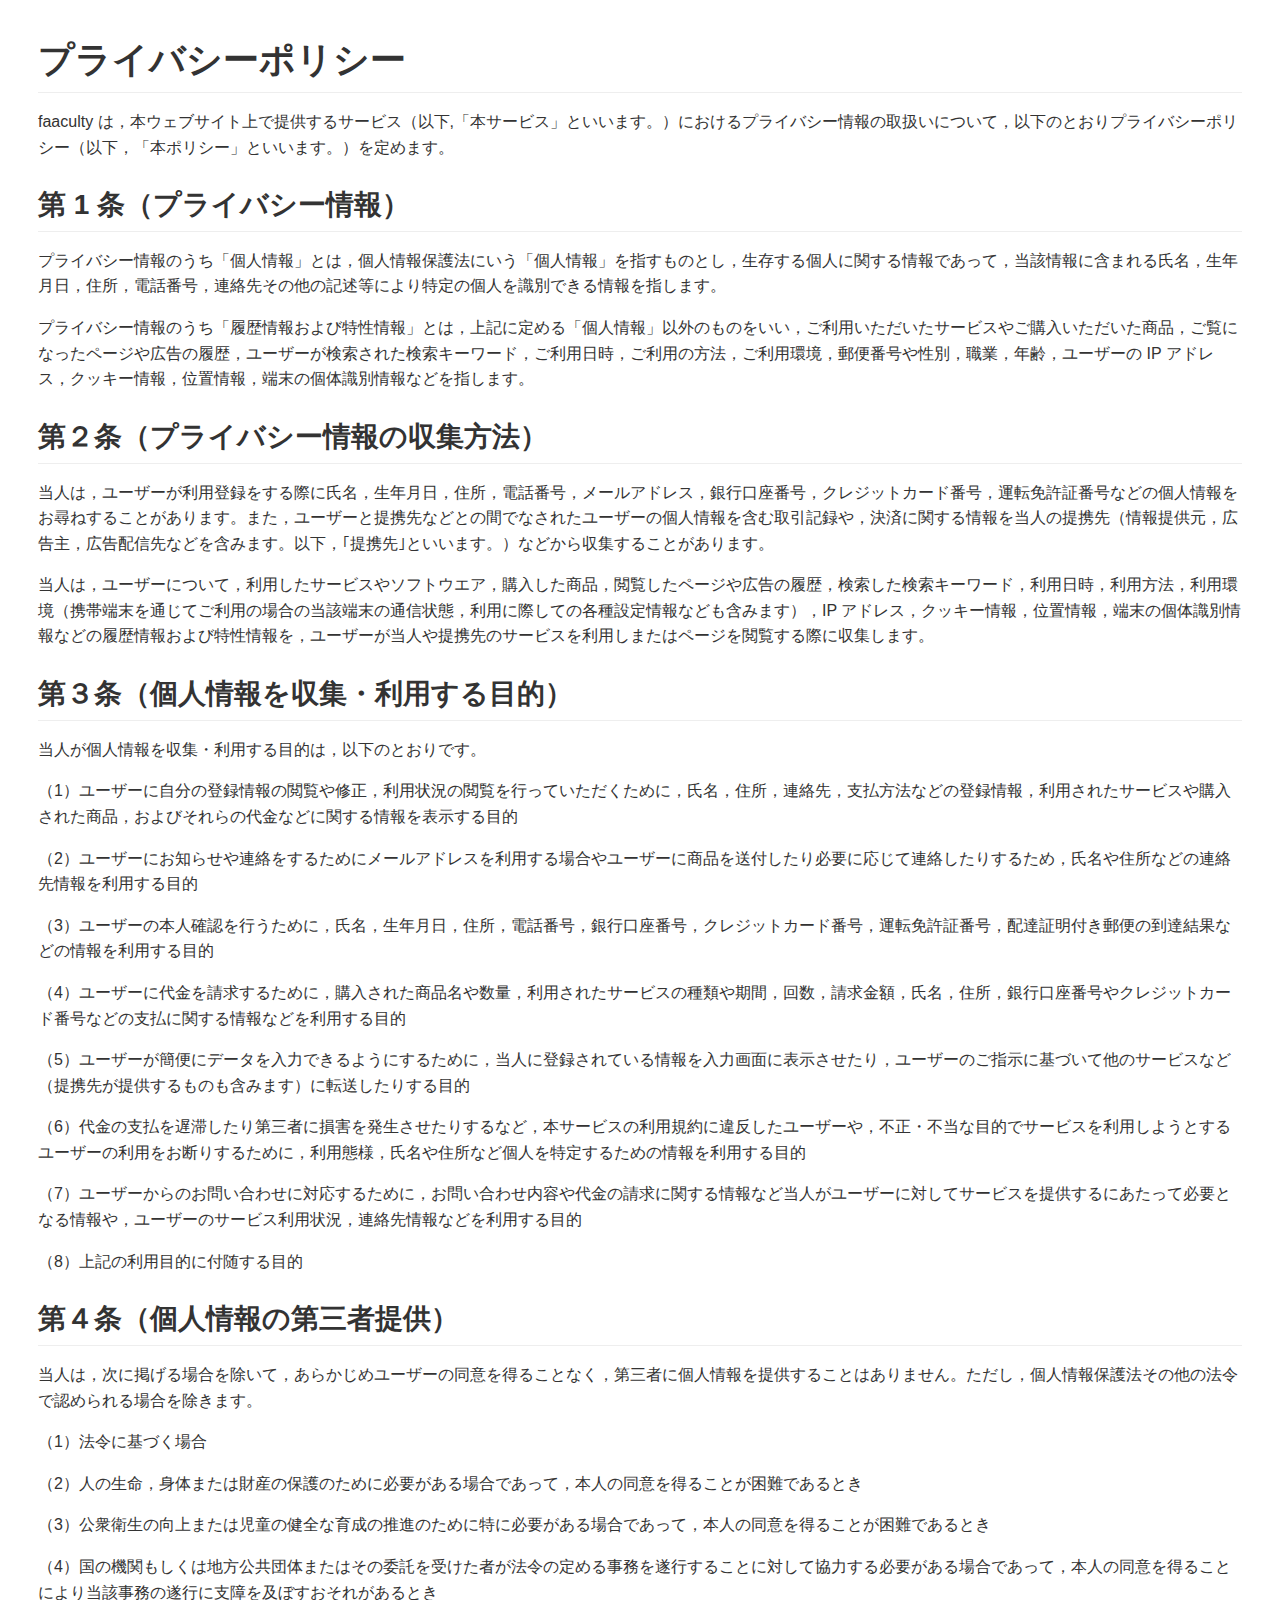
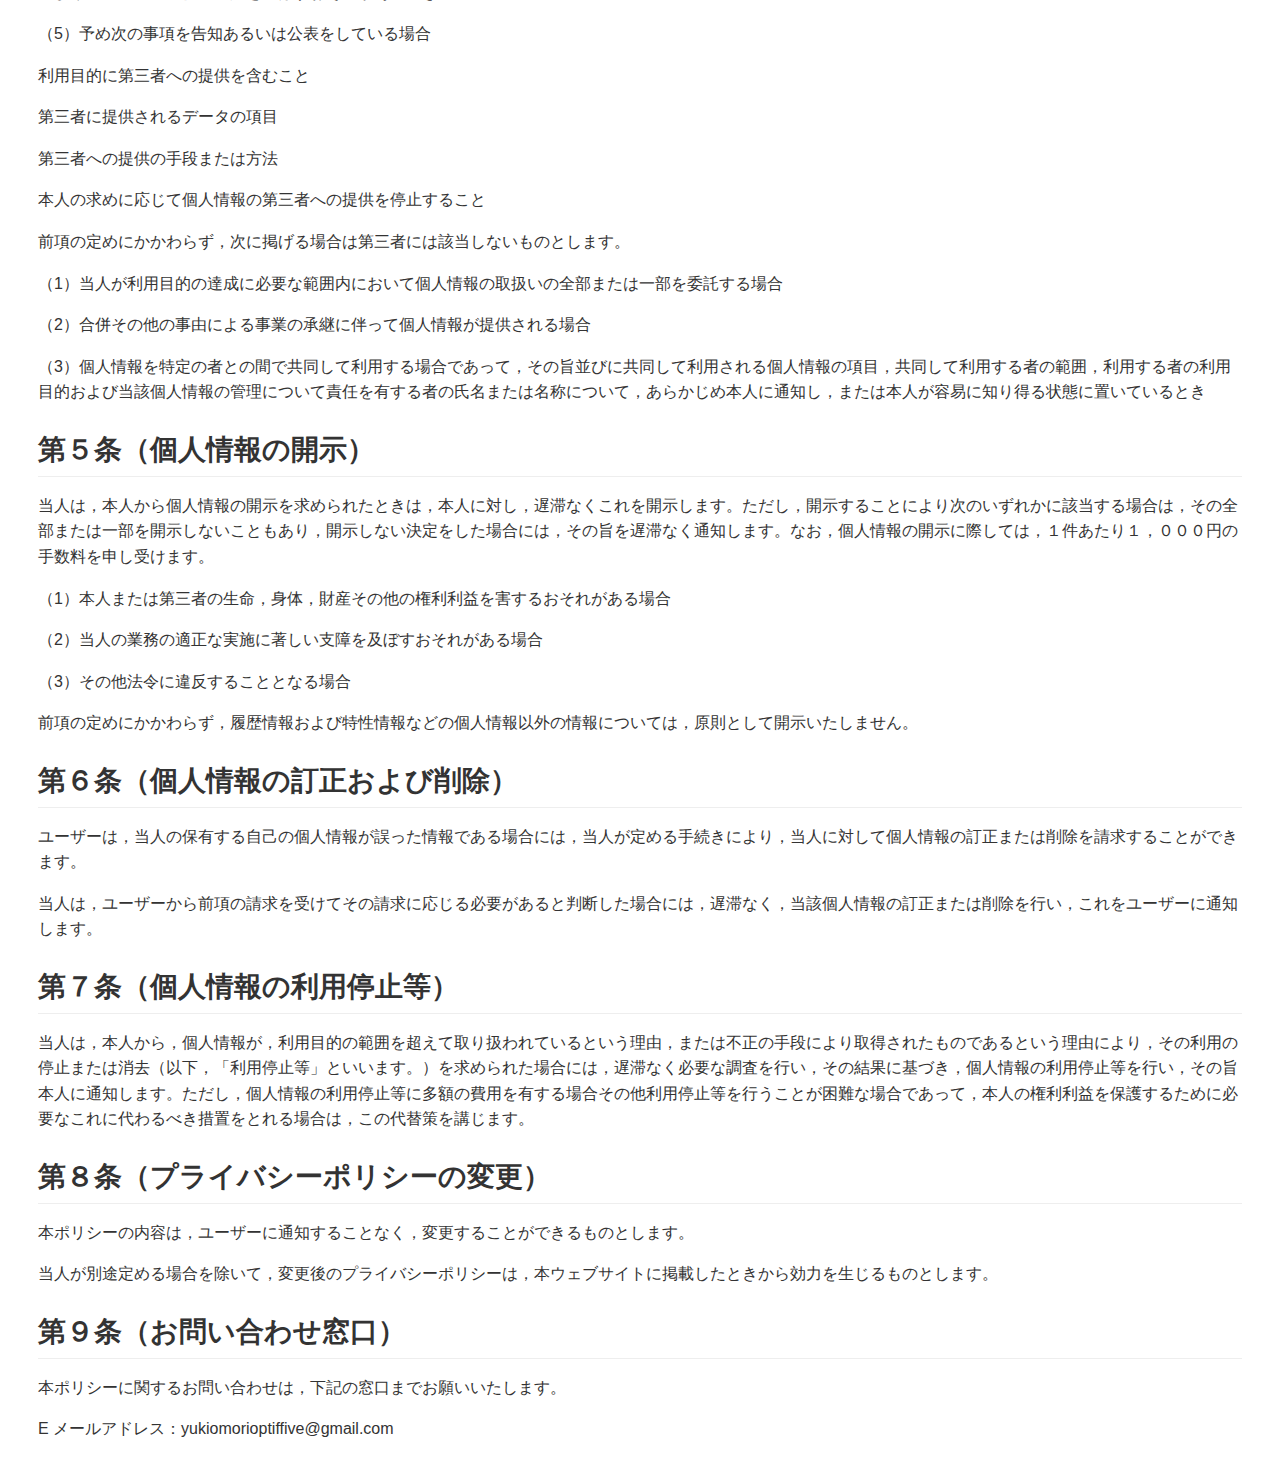
<file: works/faaculty/privacy-policy.html>
<!DOCTYPE html>
<html>
  <head>
      <meta charset="utf-8" />
      <title>privacy-policy</title>
      <style>.markdown-preview:not([data-use-github-style]) { padding: 2em; font-size: 1.2em; color: rgb(171, 178, 191); background-color: rgb(40, 44, 52); overflow: auto; }
.markdown-preview:not([data-use-github-style]) > :first-child { margin-top: 0px; }
.markdown-preview:not([data-use-github-style]) h1, .markdown-preview:not([data-use-github-style]) h2, .markdown-preview:not([data-use-github-style]) h3, .markdown-preview:not([data-use-github-style]) h4, .markdown-preview:not([data-use-github-style]) h5, .markdown-preview:not([data-use-github-style]) h6 { line-height: 1.2; margin-top: 1.5em; margin-bottom: 0.5em; color: rgb(255, 255, 255); }
.markdown-preview:not([data-use-github-style]) h1 { font-size: 2.4em; font-weight: 300; }
.markdown-preview:not([data-use-github-style]) h2 { font-size: 1.8em; font-weight: 400; }
.markdown-preview:not([data-use-github-style]) h3 { font-size: 1.5em; font-weight: 500; }
.markdown-preview:not([data-use-github-style]) h4 { font-size: 1.2em; font-weight: 600; }
.markdown-preview:not([data-use-github-style]) h5 { font-size: 1.1em; font-weight: 600; }
.markdown-preview:not([data-use-github-style]) h6 { font-size: 1em; font-weight: 600; }
.markdown-preview:not([data-use-github-style]) strong { color: rgb(255, 255, 255); }
.markdown-preview:not([data-use-github-style]) del { color: rgb(124, 135, 156); }
.markdown-preview:not([data-use-github-style]) a, .markdown-preview:not([data-use-github-style]) a code { color: rgb(82, 139, 255); }
.markdown-preview:not([data-use-github-style]) img { max-width: 100%; }
.markdown-preview:not([data-use-github-style]) > p { margin-top: 0px; margin-bottom: 1.5em; }
.markdown-preview:not([data-use-github-style]) > ul, .markdown-preview:not([data-use-github-style]) > ol { margin-bottom: 1.5em; }
.markdown-preview:not([data-use-github-style]) blockquote { margin: 1.5em 0px; font-size: inherit; color: rgb(124, 135, 156); border-color: rgb(75, 83, 98); border-width: 4px; }
.markdown-preview:not([data-use-github-style]) hr { margin: 3em 0px; border-top: 2px dashed rgb(75, 83, 98); background: none; }
.markdown-preview:not([data-use-github-style]) table { margin: 1.5em 0px; }
.markdown-preview:not([data-use-github-style]) th { color: rgb(255, 255, 255); }
.markdown-preview:not([data-use-github-style]) th, .markdown-preview:not([data-use-github-style]) td { padding: 0.66em 1em; border: 1px solid rgb(75, 83, 98); }
.markdown-preview:not([data-use-github-style]) code { color: rgb(255, 255, 255); background-color: rgb(58, 63, 75); }
.markdown-preview:not([data-use-github-style]) pre.editor-colors { margin: 1.5em 0px; padding: 1em; font-size: 0.92em; border-radius: 3px; background-color: rgb(49, 54, 63); }
.markdown-preview:not([data-use-github-style]) kbd { color: rgb(255, 255, 255); border-width: 1px 1px 2px; border-style: solid; border-color: rgb(75, 83, 98) rgb(75, 83, 98) rgb(62, 68, 81); border-image: initial; background-color: rgb(58, 63, 75); }
.markdown-preview[data-use-github-style] { font-family: "Helvetica Neue", Helvetica, "Segoe UI", Arial, freesans, sans-serif; line-height: 1.6; word-wrap: break-word; padding: 30px; font-size: 16px; color: rgb(51, 51, 51); background-color: rgb(255, 255, 255); overflow: scroll; }
.markdown-preview[data-use-github-style] > :first-child { margin-top: 0px !important; }
.markdown-preview[data-use-github-style] > :last-child { margin-bottom: 0px !important; }
.markdown-preview[data-use-github-style] a:not([href]) { color: inherit; text-decoration: none; }
.markdown-preview[data-use-github-style] .absent { color: rgb(204, 0, 0); }
.markdown-preview[data-use-github-style] .anchor { position: absolute; top: 0px; left: 0px; display: block; padding-right: 6px; padding-left: 30px; margin-left: -30px; }
.markdown-preview[data-use-github-style] .anchor:focus { outline: none; }
.markdown-preview[data-use-github-style] h1, .markdown-preview[data-use-github-style] h2, .markdown-preview[data-use-github-style] h3, .markdown-preview[data-use-github-style] h4, .markdown-preview[data-use-github-style] h5, .markdown-preview[data-use-github-style] h6 { position: relative; margin-top: 1em; margin-bottom: 16px; font-weight: bold; line-height: 1.4; }
.markdown-preview[data-use-github-style] h1 .octicon-link, .markdown-preview[data-use-github-style] h2 .octicon-link, .markdown-preview[data-use-github-style] h3 .octicon-link, .markdown-preview[data-use-github-style] h4 .octicon-link, .markdown-preview[data-use-github-style] h5 .octicon-link, .markdown-preview[data-use-github-style] h6 .octicon-link { display: none; color: rgb(0, 0, 0); vertical-align: middle; }
.markdown-preview[data-use-github-style] h1:hover .anchor, .markdown-preview[data-use-github-style] h2:hover .anchor, .markdown-preview[data-use-github-style] h3:hover .anchor, .markdown-preview[data-use-github-style] h4:hover .anchor, .markdown-preview[data-use-github-style] h5:hover .anchor, .markdown-preview[data-use-github-style] h6:hover .anchor { padding-left: 8px; margin-left: -30px; text-decoration: none; }
.markdown-preview[data-use-github-style] h1:hover .anchor .octicon-link, .markdown-preview[data-use-github-style] h2:hover .anchor .octicon-link, .markdown-preview[data-use-github-style] h3:hover .anchor .octicon-link, .markdown-preview[data-use-github-style] h4:hover .anchor .octicon-link, .markdown-preview[data-use-github-style] h5:hover .anchor .octicon-link, .markdown-preview[data-use-github-style] h6:hover .anchor .octicon-link { display: inline-block; }
.markdown-preview[data-use-github-style] h1 tt, .markdown-preview[data-use-github-style] h2 tt, .markdown-preview[data-use-github-style] h3 tt, .markdown-preview[data-use-github-style] h4 tt, .markdown-preview[data-use-github-style] h5 tt, .markdown-preview[data-use-github-style] h6 tt, .markdown-preview[data-use-github-style] h1 code, .markdown-preview[data-use-github-style] h2 code, .markdown-preview[data-use-github-style] h3 code, .markdown-preview[data-use-github-style] h4 code, .markdown-preview[data-use-github-style] h5 code, .markdown-preview[data-use-github-style] h6 code { font-size: inherit; }
.markdown-preview[data-use-github-style] h1 { padding-bottom: 0.3em; font-size: 2.25em; line-height: 1.2; border-bottom: 1px solid rgb(238, 238, 238); }
.markdown-preview[data-use-github-style] h1 .anchor { line-height: 1; }
.markdown-preview[data-use-github-style] h2 { padding-bottom: 0.3em; font-size: 1.75em; line-height: 1.225; border-bottom: 1px solid rgb(238, 238, 238); }
.markdown-preview[data-use-github-style] h2 .anchor { line-height: 1; }
.markdown-preview[data-use-github-style] h3 { font-size: 1.5em; line-height: 1.43; }
.markdown-preview[data-use-github-style] h3 .anchor { line-height: 1.2; }
.markdown-preview[data-use-github-style] h4 { font-size: 1.25em; }
.markdown-preview[data-use-github-style] h4 .anchor { line-height: 1.2; }
.markdown-preview[data-use-github-style] h5 { font-size: 1em; }
.markdown-preview[data-use-github-style] h5 .anchor { line-height: 1.1; }
.markdown-preview[data-use-github-style] h6 { font-size: 1em; color: rgb(119, 119, 119); }
.markdown-preview[data-use-github-style] h6 .anchor { line-height: 1.1; }
.markdown-preview[data-use-github-style] p, .markdown-preview[data-use-github-style] blockquote, .markdown-preview[data-use-github-style] ul, .markdown-preview[data-use-github-style] ol, .markdown-preview[data-use-github-style] dl, .markdown-preview[data-use-github-style] table, .markdown-preview[data-use-github-style] pre { margin-top: 0px; margin-bottom: 16px; }
.markdown-preview[data-use-github-style] hr { height: 4px; padding: 0px; margin: 16px 0px; background-color: rgb(231, 231, 231); border: 0px none; }
.markdown-preview[data-use-github-style] ul, .markdown-preview[data-use-github-style] ol { padding-left: 2em; }
.markdown-preview[data-use-github-style] ul.no-list, .markdown-preview[data-use-github-style] ol.no-list { padding: 0px; list-style-type: none; }
.markdown-preview[data-use-github-style] ul ul, .markdown-preview[data-use-github-style] ul ol, .markdown-preview[data-use-github-style] ol ol, .markdown-preview[data-use-github-style] ol ul { margin-top: 0px; margin-bottom: 0px; }
.markdown-preview[data-use-github-style] li > p { margin-top: 16px; }
.markdown-preview[data-use-github-style] dl { padding: 0px; }
.markdown-preview[data-use-github-style] dl dt { padding: 0px; margin-top: 16px; font-size: 1em; font-style: italic; font-weight: bold; }
.markdown-preview[data-use-github-style] dl dd { padding: 0px 16px; margin-bottom: 16px; }
.markdown-preview[data-use-github-style] blockquote { padding: 0px 15px; color: rgb(119, 119, 119); border-left: 4px solid rgb(221, 221, 221); }
.markdown-preview[data-use-github-style] blockquote > :first-child { margin-top: 0px; }
.markdown-preview[data-use-github-style] blockquote > :last-child { margin-bottom: 0px; }
.markdown-preview[data-use-github-style] table { display: block; width: 100%; overflow: auto; word-break: keep-all; }
.markdown-preview[data-use-github-style] table th { font-weight: bold; }
.markdown-preview[data-use-github-style] table th, .markdown-preview[data-use-github-style] table td { padding: 6px 13px; border: 1px solid rgb(221, 221, 221); }
.markdown-preview[data-use-github-style] table tr { background-color: rgb(255, 255, 255); border-top: 1px solid rgb(204, 204, 204); }
.markdown-preview[data-use-github-style] table tr:nth-child(2n) { background-color: rgb(248, 248, 248); }
.markdown-preview[data-use-github-style] img { max-width: 100%; box-sizing: border-box; }
.markdown-preview[data-use-github-style] .emoji { max-width: none; }
.markdown-preview[data-use-github-style] span.frame { display: block; overflow: hidden; }
.markdown-preview[data-use-github-style] span.frame > span { display: block; float: left; width: auto; padding: 7px; margin: 13px 0px 0px; overflow: hidden; border: 1px solid rgb(221, 221, 221); }
.markdown-preview[data-use-github-style] span.frame span img { display: block; float: left; }
.markdown-preview[data-use-github-style] span.frame span span { display: block; padding: 5px 0px 0px; clear: both; color: rgb(51, 51, 51); }
.markdown-preview[data-use-github-style] span.align-center { display: block; overflow: hidden; clear: both; }
.markdown-preview[data-use-github-style] span.align-center > span { display: block; margin: 13px auto 0px; overflow: hidden; text-align: center; }
.markdown-preview[data-use-github-style] span.align-center span img { margin: 0px auto; text-align: center; }
.markdown-preview[data-use-github-style] span.align-right { display: block; overflow: hidden; clear: both; }
.markdown-preview[data-use-github-style] span.align-right > span { display: block; margin: 13px 0px 0px; overflow: hidden; text-align: right; }
.markdown-preview[data-use-github-style] span.align-right span img { margin: 0px; text-align: right; }
.markdown-preview[data-use-github-style] span.float-left { display: block; float: left; margin-right: 13px; overflow: hidden; }
.markdown-preview[data-use-github-style] span.float-left span { margin: 13px 0px 0px; }
.markdown-preview[data-use-github-style] span.float-right { display: block; float: right; margin-left: 13px; overflow: hidden; }
.markdown-preview[data-use-github-style] span.float-right > span { display: block; margin: 13px auto 0px; overflow: hidden; text-align: right; }
.markdown-preview[data-use-github-style] code, .markdown-preview[data-use-github-style] tt { padding: 0.2em 0px; margin: 0px; font-size: 85%; background-color: rgba(0, 0, 0, 0.0392157); border-radius: 3px; }
.markdown-preview[data-use-github-style] code::before, .markdown-preview[data-use-github-style] tt::before, .markdown-preview[data-use-github-style] code::after, .markdown-preview[data-use-github-style] tt::after { letter-spacing: -0.2em; content: " "; }
.markdown-preview[data-use-github-style] code br, .markdown-preview[data-use-github-style] tt br { display: none; }
.markdown-preview[data-use-github-style] del code { text-decoration: inherit; }
.markdown-preview[data-use-github-style] pre > code { padding: 0px; margin: 0px; font-size: 100%; word-break: normal; white-space: pre; background: transparent; border: 0px; }
.markdown-preview[data-use-github-style] .highlight { margin-bottom: 16px; }
.markdown-preview[data-use-github-style] .highlight pre, .markdown-preview[data-use-github-style] pre { padding: 16px; overflow: auto; font-size: 85%; line-height: 1.45; background-color: rgb(247, 247, 247); border-radius: 3px; }
.markdown-preview[data-use-github-style] .highlight pre { margin-bottom: 0px; word-break: normal; }
.markdown-preview[data-use-github-style] pre { word-wrap: normal; }
.markdown-preview[data-use-github-style] pre code, .markdown-preview[data-use-github-style] pre tt { display: inline; max-width: initial; padding: 0px; margin: 0px; overflow: initial; line-height: inherit; word-wrap: normal; background-color: transparent; border: 0px; }
.markdown-preview[data-use-github-style] pre code::before, .markdown-preview[data-use-github-style] pre tt::before, .markdown-preview[data-use-github-style] pre code::after, .markdown-preview[data-use-github-style] pre tt::after { content: normal; }
.markdown-preview[data-use-github-style] kbd { display: inline-block; padding: 3px 5px; font-size: 11px; line-height: 10px; color: rgb(85, 85, 85); vertical-align: middle; background-color: rgb(252, 252, 252); border-width: 1px; border-style: solid; border-color: rgb(204, 204, 204) rgb(204, 204, 204) rgb(187, 187, 187); border-image: initial; border-radius: 3px; box-shadow: rgb(187, 187, 187) 0px -1px 0px inset; }
.markdown-preview[data-use-github-style] a { color: rgb(51, 122, 183); }
.markdown-preview[data-use-github-style] code { color: inherit; }
.markdown-preview[data-use-github-style] pre.editor-colors { padding: 0.8em 1em; margin-bottom: 1em; font-size: 0.85em; border-radius: 4px; overflow: auto; }
.scrollbars-visible-always .markdown-preview pre.editor-colors .vertical-scrollbar, .scrollbars-visible-always .markdown-preview pre.editor-colors .horizontal-scrollbar { visibility: hidden; }
.scrollbars-visible-always .markdown-preview pre.editor-colors:hover .vertical-scrollbar, .scrollbars-visible-always .markdown-preview pre.editor-colors:hover .horizontal-scrollbar { visibility: visible; }
.markdown-preview .task-list-item-checkbox { position: absolute; margin: 0.25em 0px 0px -1.4em; }
.bracket-matcher .region {
  border-bottom: 1px dotted lime;
  position: absolute;
}

.spell-check-misspelling .region {
  border-bottom: 2px dotted rgba(255, 51, 51, 0.75);
}
.spell-check-corrections {
  width: 25em !important;
}

pre.editor-colors {
  background-color: #282c34;
  color: #abb2bf;
}
pre.editor-colors .line.cursor-line {
  background-color: rgba(153, 187, 255, 0.04);
}
pre.editor-colors .invisible {
  color: #abb2bf;
}
pre.editor-colors .cursor {
  border-left: 2px solid #528bff;
}
pre.editor-colors .selection .region {
  background-color: #3e4451;
}
pre.editor-colors .bracket-matcher .region {
  border-bottom: 1px solid #528bff;
  box-sizing: border-box;
}
pre.editor-colors .invisible-character {
  color: rgba(171, 178, 191, 0.15);
}
pre.editor-colors .indent-guide {
  color: rgba(171, 178, 191, 0.15);
}
pre.editor-colors .wrap-guide {
  background-color: rgba(171, 178, 191, 0.15);
}
pre.editor-colors .find-result .region.region.region,
pre.editor-colors .current-result .region.region.region {
  border-radius: 2px;
  background-color: rgba(82, 139, 255, 0.24);
  transition: border-color 0.4s;
}
pre.editor-colors .find-result .region.region.region {
  border: 2px solid transparent;
}
pre.editor-colors .current-result .region.region.region {
  border: 2px solid #528bff;
  transition-duration: .1s;
}
pre.editor-colors .gutter .line-number {
  color: #636d83;
  -webkit-font-smoothing: antialiased;
}
pre.editor-colors .gutter .line-number.cursor-line {
  color: #abb2bf;
  background-color: #2c313a;
}
pre.editor-colors .gutter .line-number.cursor-line-no-selection {
  background-color: transparent;
}
pre.editor-colors .gutter .line-number .icon-right {
  color: #abb2bf;
}
pre.editor-colors .gutter:not(.git-diff-icon) .line-number.git-line-removed.git-line-removed::before {
  bottom: -3px;
}
pre.editor-colors .gutter:not(.git-diff-icon) .line-number.git-line-removed::after {
  content: "";
  position: absolute;
  left: 0px;
  bottom: 0px;
  width: 25px;
  border-bottom: 1px dotted rgba(224, 82, 82, 0.5);
  pointer-events: none;
}
pre.editor-colors .gutter .line-number.folded,
pre.editor-colors .gutter .line-number:after,
pre.editor-colors .fold-marker:after {
  color: #abb2bf;
}
.syntax--comment {
  color: #5c6370;
  font-style: italic;
}
.syntax--comment .syntax--markup.syntax--link {
  color: #5c6370;
}
.syntax--entity.syntax--name.syntax--type {
  color: #e5c07b;
}
.syntax--entity.syntax--other.syntax--inherited-class {
  color: #98c379;
}
.syntax--keyword {
  color: #c678dd;
}
.syntax--keyword.syntax--control {
  color: #c678dd;
}
.syntax--keyword.syntax--operator {
  color: #abb2bf;
}
.syntax--keyword.syntax--other.syntax--special-method {
  color: #61afef;
}
.syntax--keyword.syntax--other.syntax--unit {
  color: #d19a66;
}
.syntax--storage {
  color: #c678dd;
}
.syntax--storage.syntax--type.syntax--annotation,
.syntax--storage.syntax--type.syntax--primitive {
  color: #c678dd;
}
.syntax--storage.syntax--modifier.syntax--package,
.syntax--storage.syntax--modifier.syntax--import {
  color: #abb2bf;
}
.syntax--constant {
  color: #d19a66;
}
.syntax--constant.syntax--variable {
  color: #d19a66;
}
.syntax--constant.syntax--character.syntax--escape {
  color: #56b6c2;
}
.syntax--constant.syntax--numeric {
  color: #d19a66;
}
.syntax--constant.syntax--other.syntax--color {
  color: #56b6c2;
}
.syntax--constant.syntax--other.syntax--symbol {
  color: #56b6c2;
}
.syntax--variable {
  color: #e06c75;
}
.syntax--variable.syntax--interpolation {
  color: #be5046;
}
.syntax--variable.syntax--parameter {
  color: #abb2bf;
}
.syntax--string {
  color: #98c379;
}
.syntax--string.syntax--regexp {
  color: #56b6c2;
}
.syntax--string.syntax--regexp .syntax--source.syntax--ruby.syntax--embedded {
  color: #e5c07b;
}
.syntax--string.syntax--other.syntax--link {
  color: #e06c75;
}
.syntax--punctuation.syntax--definition.syntax--comment {
  color: #5c6370;
}
.syntax--punctuation.syntax--definition.syntax--method-parameters,
.syntax--punctuation.syntax--definition.syntax--function-parameters,
.syntax--punctuation.syntax--definition.syntax--parameters,
.syntax--punctuation.syntax--definition.syntax--separator,
.syntax--punctuation.syntax--definition.syntax--seperator,
.syntax--punctuation.syntax--definition.syntax--array {
  color: #abb2bf;
}
.syntax--punctuation.syntax--definition.syntax--heading,
.syntax--punctuation.syntax--definition.syntax--identity {
  color: #61afef;
}
.syntax--punctuation.syntax--definition.syntax--bold {
  color: #e5c07b;
  font-weight: bold;
}
.syntax--punctuation.syntax--definition.syntax--italic {
  color: #c678dd;
  font-style: italic;
}
.syntax--punctuation.syntax--section.syntax--embedded {
  color: #be5046;
}
.syntax--punctuation.syntax--section.syntax--method,
.syntax--punctuation.syntax--section.syntax--class,
.syntax--punctuation.syntax--section.syntax--inner-class {
  color: #abb2bf;
}
.syntax--support.syntax--class {
  color: #e5c07b;
}
.syntax--support.syntax--type {
  color: #56b6c2;
}
.syntax--support.syntax--function {
  color: #56b6c2;
}
.syntax--support.syntax--function.syntax--any-method {
  color: #61afef;
}
.syntax--entity.syntax--name.syntax--function {
  color: #61afef;
}
.syntax--entity.syntax--name.syntax--class,
.syntax--entity.syntax--name.syntax--type.syntax--class {
  color: #e5c07b;
}
.syntax--entity.syntax--name.syntax--section {
  color: #61afef;
}
.syntax--entity.syntax--name.syntax--tag {
  color: #e06c75;
}
.syntax--entity.syntax--other.syntax--attribute-name {
  color: #d19a66;
}
.syntax--entity.syntax--other.syntax--attribute-name.syntax--id {
  color: #61afef;
}
.syntax--meta.syntax--class {
  color: #e5c07b;
}
.syntax--meta.syntax--class.syntax--body {
  color: #abb2bf;
}
.syntax--meta.syntax--method-call,
.syntax--meta.syntax--method {
  color: #abb2bf;
}
.syntax--meta.syntax--definition.syntax--variable {
  color: #e06c75;
}
.syntax--meta.syntax--link {
  color: #d19a66;
}
.syntax--meta.syntax--require {
  color: #61afef;
}
.syntax--meta.syntax--selector {
  color: #c678dd;
}
.syntax--meta.syntax--separator {
  background-color: #373b41;
  color: #abb2bf;
}
.syntax--meta.syntax--tag {
  color: #abb2bf;
}
.syntax--underline {
  text-decoration: underline;
}
.syntax--none {
  color: #abb2bf;
}
.syntax--invalid.syntax--deprecated {
  color: #523d14 !important;
  background-color: #e0c285 !important;
}
.syntax--invalid.syntax--illegal {
  color: white !important;
  background-color: #e05252 !important;
}
.syntax--markup.syntax--bold {
  color: #d19a66;
  font-weight: bold;
}
.syntax--markup.syntax--changed {
  color: #c678dd;
}
.syntax--markup.syntax--deleted {
  color: #e06c75;
}
.syntax--markup.syntax--italic {
  color: #c678dd;
  font-style: italic;
}
.syntax--markup.syntax--heading {
  color: #e06c75;
}
.syntax--markup.syntax--heading .syntax--punctuation.syntax--definition.syntax--heading {
  color: #61afef;
}
.syntax--markup.syntax--link {
  color: #56b6c2;
}
.syntax--markup.syntax--inserted {
  color: #98c379;
}
.syntax--markup.syntax--quote {
  color: #d19a66;
}
.syntax--markup.syntax--raw {
  color: #98c379;
}
.syntax--source.syntax--c .syntax--keyword.syntax--operator {
  color: #c678dd;
}
.syntax--source.syntax--cpp .syntax--keyword.syntax--operator {
  color: #c678dd;
}
.syntax--source.syntax--cs .syntax--keyword.syntax--operator {
  color: #c678dd;
}
.syntax--source.syntax--css .syntax--property-name,
.syntax--source.syntax--css .syntax--property-value {
  color: #828997;
}
.syntax--source.syntax--css .syntax--property-name.syntax--support,
.syntax--source.syntax--css .syntax--property-value.syntax--support {
  color: #abb2bf;
}
.syntax--source.syntax--elixir .syntax--source.syntax--embedded.syntax--source {
  color: #abb2bf;
}
.syntax--source.syntax--elixir .syntax--constant.syntax--language,
.syntax--source.syntax--elixir .syntax--constant.syntax--numeric,
.syntax--source.syntax--elixir .syntax--constant.syntax--definition {
  color: #61afef;
}
.syntax--source.syntax--elixir .syntax--variable.syntax--definition,
.syntax--source.syntax--elixir .syntax--variable.syntax--anonymous {
  color: #c678dd;
}
.syntax--source.syntax--elixir .syntax--quoted {
  color: #98c379;
}
.syntax--source.syntax--elixir .syntax--keyword.syntax--special-method,
.syntax--source.syntax--elixir .syntax--embedded.syntax--section,
.syntax--source.syntax--elixir .syntax--embedded.syntax--source.syntax--empty {
  color: #e06c75;
}
.syntax--source.syntax--elixir .syntax--readwrite.syntax--module .syntax--punctuation {
  color: #e06c75;
}
.syntax--source.syntax--elixir .syntax--regexp.syntax--section,
.syntax--source.syntax--elixir .syntax--regexp.syntax--string {
  color: #be5046;
}
.syntax--source.syntax--elixir .syntax--separator,
.syntax--source.syntax--elixir .syntax--keyword.syntax--operator {
  color: #d19a66;
}
.syntax--source.syntax--elixir .syntax--variable.syntax--constant {
  color: #e5c07b;
}
.syntax--source.syntax--elixir .syntax--array,
.syntax--source.syntax--elixir .syntax--scope,
.syntax--source.syntax--elixir .syntax--section {
  color: #828997;
}
.syntax--source.syntax--gfm .syntax--markup {
  -webkit-font-smoothing: auto;
}
.syntax--source.syntax--gfm .syntax--link .syntax--entity {
  color: #61afef;
}
.syntax--source.syntax--go .syntax--storage.syntax--type.syntax--string {
  color: #c678dd;
}
.syntax--source.syntax--ini .syntax--keyword.syntax--other.syntax--definition.syntax--ini {
  color: #e06c75;
}
.syntax--source.syntax--java .syntax--storage.syntax--modifier.syntax--import {
  color: #e5c07b;
}
.syntax--source.syntax--java .syntax--storage.syntax--type {
  color: #e5c07b;
}
.syntax--source.syntax--java .syntax--keyword.syntax--operator.syntax--instanceof {
  color: #c678dd;
}
.syntax--source.syntax--java-properties .syntax--meta.syntax--key-pair {
  color: #e06c75;
}
.syntax--source.syntax--java-properties .syntax--meta.syntax--key-pair > .syntax--punctuation {
  color: #abb2bf;
}
.syntax--source.syntax--js .syntax--keyword.syntax--operator {
  color: #56b6c2;
}
.syntax--source.syntax--js .syntax--keyword.syntax--operator.syntax--delete,
.syntax--source.syntax--js .syntax--keyword.syntax--operator.syntax--in,
.syntax--source.syntax--js .syntax--keyword.syntax--operator.syntax--of,
.syntax--source.syntax--js .syntax--keyword.syntax--operator.syntax--instanceof,
.syntax--source.syntax--js .syntax--keyword.syntax--operator.syntax--new,
.syntax--source.syntax--js .syntax--keyword.syntax--operator.syntax--typeof,
.syntax--source.syntax--js .syntax--keyword.syntax--operator.syntax--void {
  color: #c678dd;
}
.syntax--source.syntax--json .syntax--meta.syntax--structure.syntax--dictionary.syntax--json > .syntax--string.syntax--quoted.syntax--json {
  color: #e06c75;
}
.syntax--source.syntax--json .syntax--meta.syntax--structure.syntax--dictionary.syntax--json > .syntax--string.syntax--quoted.syntax--json > .syntax--punctuation.syntax--string {
  color: #e06c75;
}
.syntax--source.syntax--json .syntax--meta.syntax--structure.syntax--dictionary.syntax--json > .syntax--value.syntax--json > .syntax--string.syntax--quoted.syntax--json,
.syntax--source.syntax--json .syntax--meta.syntax--structure.syntax--array.syntax--json > .syntax--value.syntax--json > .syntax--string.syntax--quoted.syntax--json,
.syntax--source.syntax--json .syntax--meta.syntax--structure.syntax--dictionary.syntax--json > .syntax--value.syntax--json > .syntax--string.syntax--quoted.syntax--json > .syntax--punctuation,
.syntax--source.syntax--json .syntax--meta.syntax--structure.syntax--array.syntax--json > .syntax--value.syntax--json > .syntax--string.syntax--quoted.syntax--json > .syntax--punctuation {
  color: #98c379;
}
.syntax--source.syntax--json .syntax--meta.syntax--structure.syntax--dictionary.syntax--json > .syntax--constant.syntax--language.syntax--json,
.syntax--source.syntax--json .syntax--meta.syntax--structure.syntax--array.syntax--json > .syntax--constant.syntax--language.syntax--json {
  color: #56b6c2;
}
.syntax--source.syntax--ruby .syntax--constant.syntax--other.syntax--symbol > .syntax--punctuation {
  color: inherit;
}
.syntax--source.syntax--python .syntax--keyword.syntax--operator.syntax--logical.syntax--python {
  color: #c678dd;
}
.syntax--source.syntax--python .syntax--variable.syntax--parameter {
  color: #d19a66;
}
</style>
  </head>
  <body class='markdown-preview' data-use-github-style><h1>プライバシーポリシー</h1>
<p>faaculty は，本ウェブサイト上で提供するサービス（以下,「本サービス」といいます。）におけるプライバシー情報の取扱いについて，以下のとおりプライバシーポリシー（以下，「本ポリシー」といいます。）を定めます。</p>
<h2>第 1 条（プライバシー情報）</h2>
<p>プライバシー情報のうち「個人情報」とは，個人情報保護法にいう「個人情報」を指すものとし，生存する個人に関する情報であって，当該情報に含まれる氏名，生年月日，住所，電話番号，連絡先その他の記述等により特定の個人を識別できる情報を指します。</p>
<p>プライバシー情報のうち「履歴情報および特性情報」とは，上記に定める「個人情報」以外のものをいい，ご利用いただいたサービスやご購入いただいた商品，ご覧になったページや広告の履歴，ユーザーが検索された検索キーワード，ご利用日時，ご利用の方法，ご利用環境，郵便番号や性別，職業，年齢，ユーザーの IP アドレス，クッキー情報，位置情報，端末の個体識別情報などを指します。</p>
<h2>第２条（プライバシー情報の収集方法）</h2>
<p>当人は，ユーザーが利用登録をする際に氏名，生年月日，住所，電話番号，メールアドレス，銀行口座番号，クレジットカード番号，運転免許証番号などの個人情報をお尋ねすることがあります。また，ユーザーと提携先などとの間でなされたユーザーの個人情報を含む取引記録や，決済に関する情報を当人の提携先（情報提供元，広告主，広告配信先などを含みます。以下，｢提携先｣といいます。）などから収集することがあります。</p>
<p>当人は，ユーザーについて，利用したサービスやソフトウエア，購入した商品，閲覧したページや広告の履歴，検索した検索キーワード，利用日時，利用方法，利用環境（携帯端末を通じてご利用の場合の当該端末の通信状態，利用に際しての各種設定情報なども含みます），IP アドレス，クッキー情報，位置情報，端末の個体識別情報などの履歴情報および特性情報を，ユーザーが当人や提携先のサービスを利用しまたはページを閲覧する際に収集します。</p>
<h2>第３条（個人情報を収集・利用する目的）</h2>
<p>当人が個人情報を収集・利用する目的は，以下のとおりです。</p>
<p>（1）ユーザーに自分の登録情報の閲覧や修正，利用状況の閲覧を行っていただくために，氏名，住所，連絡先，支払方法などの登録情報，利用されたサービスや購入された商品，およびそれらの代金などに関する情報を表示する目的</p>
<p>（2）ユーザーにお知らせや連絡をするためにメールアドレスを利用する場合やユーザーに商品を送付したり必要に応じて連絡したりするため，氏名や住所などの連絡先情報を利用する目的</p>
<p>（3）ユーザーの本人確認を行うために，氏名，生年月日，住所，電話番号，銀行口座番号，クレジットカード番号，運転免許証番号，配達証明付き郵便の到達結果などの情報を利用する目的</p>
<p>（4）ユーザーに代金を請求するために，購入された商品名や数量，利用されたサービスの種類や期間，回数，請求金額，氏名，住所，銀行口座番号やクレジットカード番号などの支払に関する情報などを利用する目的</p>
<p>（5）ユーザーが簡便にデータを入力できるようにするために，当人に登録されている情報を入力画面に表示させたり，ユーザーのご指示に基づいて他のサービスなど（提携先が提供するものも含みます）に転送したりする目的</p>
<p>（6）代金の支払を遅滞したり第三者に損害を発生させたりするなど，本サービスの利用規約に違反したユーザーや，不正・不当な目的でサービスを利用しようとするユーザーの利用をお断りするために，利用態様，氏名や住所など個人を特定するための情報を利用する目的</p>
<p>（7）ユーザーからのお問い合わせに対応するために，お問い合わせ内容や代金の請求に関する情報など当人がユーザーに対してサービスを提供するにあたって必要となる情報や，ユーザーのサービス利用状況，連絡先情報などを利用する目的</p>
<p>（8）上記の利用目的に付随する目的</p>
<h2>第４条（個人情報の第三者提供）</h2>
<p>当人は，次に掲げる場合を除いて，あらかじめユーザーの同意を得ることなく，第三者に個人情報を提供することはありません。ただし，個人情報保護法その他の法令で認められる場合を除きます。</p>
<p>（1）法令に基づく場合</p>
<p>（2）人の生命，身体または財産の保護のために必要がある場合であって，本人の同意を得ることが困難であるとき</p>
<p>（3）公衆衛生の向上または児童の健全な育成の推進のために特に必要がある場合であって，本人の同意を得ることが困難であるとき</p>
<p>（4）国の機関もしくは地方公共団体またはその委託を受けた者が法令の定める事務を遂行することに対して協力する必要がある場合であって，本人の同意を得ることにより当該事務の遂行に支障を及ぼすおそれがあるとき</p>
<p>（5）予め次の事項を告知あるいは公表をしている場合</p>
<p>利用目的に第三者への提供を含むこと</p>
<p>第三者に提供されるデータの項目</p>
<p>第三者への提供の手段または方法</p>
<p>本人の求めに応じて個人情報の第三者への提供を停止すること</p>
<p>前項の定めにかかわらず，次に掲げる場合は第三者には該当しないものとします。</p>
<p>（1）当人が利用目的の達成に必要な範囲内において個人情報の取扱いの全部または一部を委託する場合</p>
<p>（2）合併その他の事由による事業の承継に伴って個人情報が提供される場合</p>
<p>（3）個人情報を特定の者との間で共同して利用する場合であって，その旨並びに共同して利用される個人情報の項目，共同して利用する者の範囲，利用する者の利用目的および当該個人情報の管理について責任を有する者の氏名または名称について，あらかじめ本人に通知し，または本人が容易に知り得る状態に置いているとき</p>
<h2>第５条（個人情報の開示）</h2>
<p>当人は，本人から個人情報の開示を求められたときは，本人に対し，遅滞なくこれを開示します。ただし，開示することにより次のいずれかに該当する場合は，その全部または一部を開示しないこともあり，開示しない決定をした場合には，その旨を遅滞なく通知します。なお，個人情報の開示に際しては，１件あたり１，０００円の手数料を申し受けます。</p>
<p>（1）本人または第三者の生命，身体，財産その他の権利利益を害するおそれがある場合</p>
<p>（2）当人の業務の適正な実施に著しい支障を及ぼすおそれがある場合</p>
<p>（3）その他法令に違反することとなる場合</p>
<p>前項の定めにかかわらず，履歴情報および特性情報などの個人情報以外の情報については，原則として開示いたしません。</p>
<h2>第６条（個人情報の訂正および削除）</h2>
<p>ユーザーは，当人の保有する自己の個人情報が誤った情報である場合には，当人が定める手続きにより，当人に対して個人情報の訂正または削除を請求することができます。</p>
<p>当人は，ユーザーから前項の請求を受けてその請求に応じる必要があると判断した場合には，遅滞なく，当該個人情報の訂正または削除を行い，これをユーザーに通知します。</p>
<h2>第７条（個人情報の利用停止等）</h2>
<p>当人は，本人から，個人情報が，利用目的の範囲を超えて取り扱われているという理由，または不正の手段により取得されたものであるという理由により，その利用の停止または消去（以下，「利用停止等」といいます。）を求められた場合には，遅滞なく必要な調査を行い，その結果に基づき，個人情報の利用停止等を行い，その旨本人に通知します。ただし，個人情報の利用停止等に多額の費用を有する場合その他利用停止等を行うことが困難な場合であって，本人の権利利益を保護するために必要なこれに代わるべき措置をとれる場合は，この代替策を講じます。</p>
<h2>第８条（プライバシーポリシーの変更）</h2>
<p>本ポリシーの内容は，ユーザーに通知することなく，変更することができるものとします。</p>
<p>当人が別途定める場合を除いて，変更後のプライバシーポリシーは，本ウェブサイトに掲載したときから効力を生じるものとします。</p>
<h2>第９条（お問い合わせ窓口）</h2>
<p>本ポリシーに関するお問い合わせは，下記の窓口までお願いいたします。</p>
<p>E メールアドレス：yukiomorioptiffive@gmail.com</p></body>
</html>
</file>
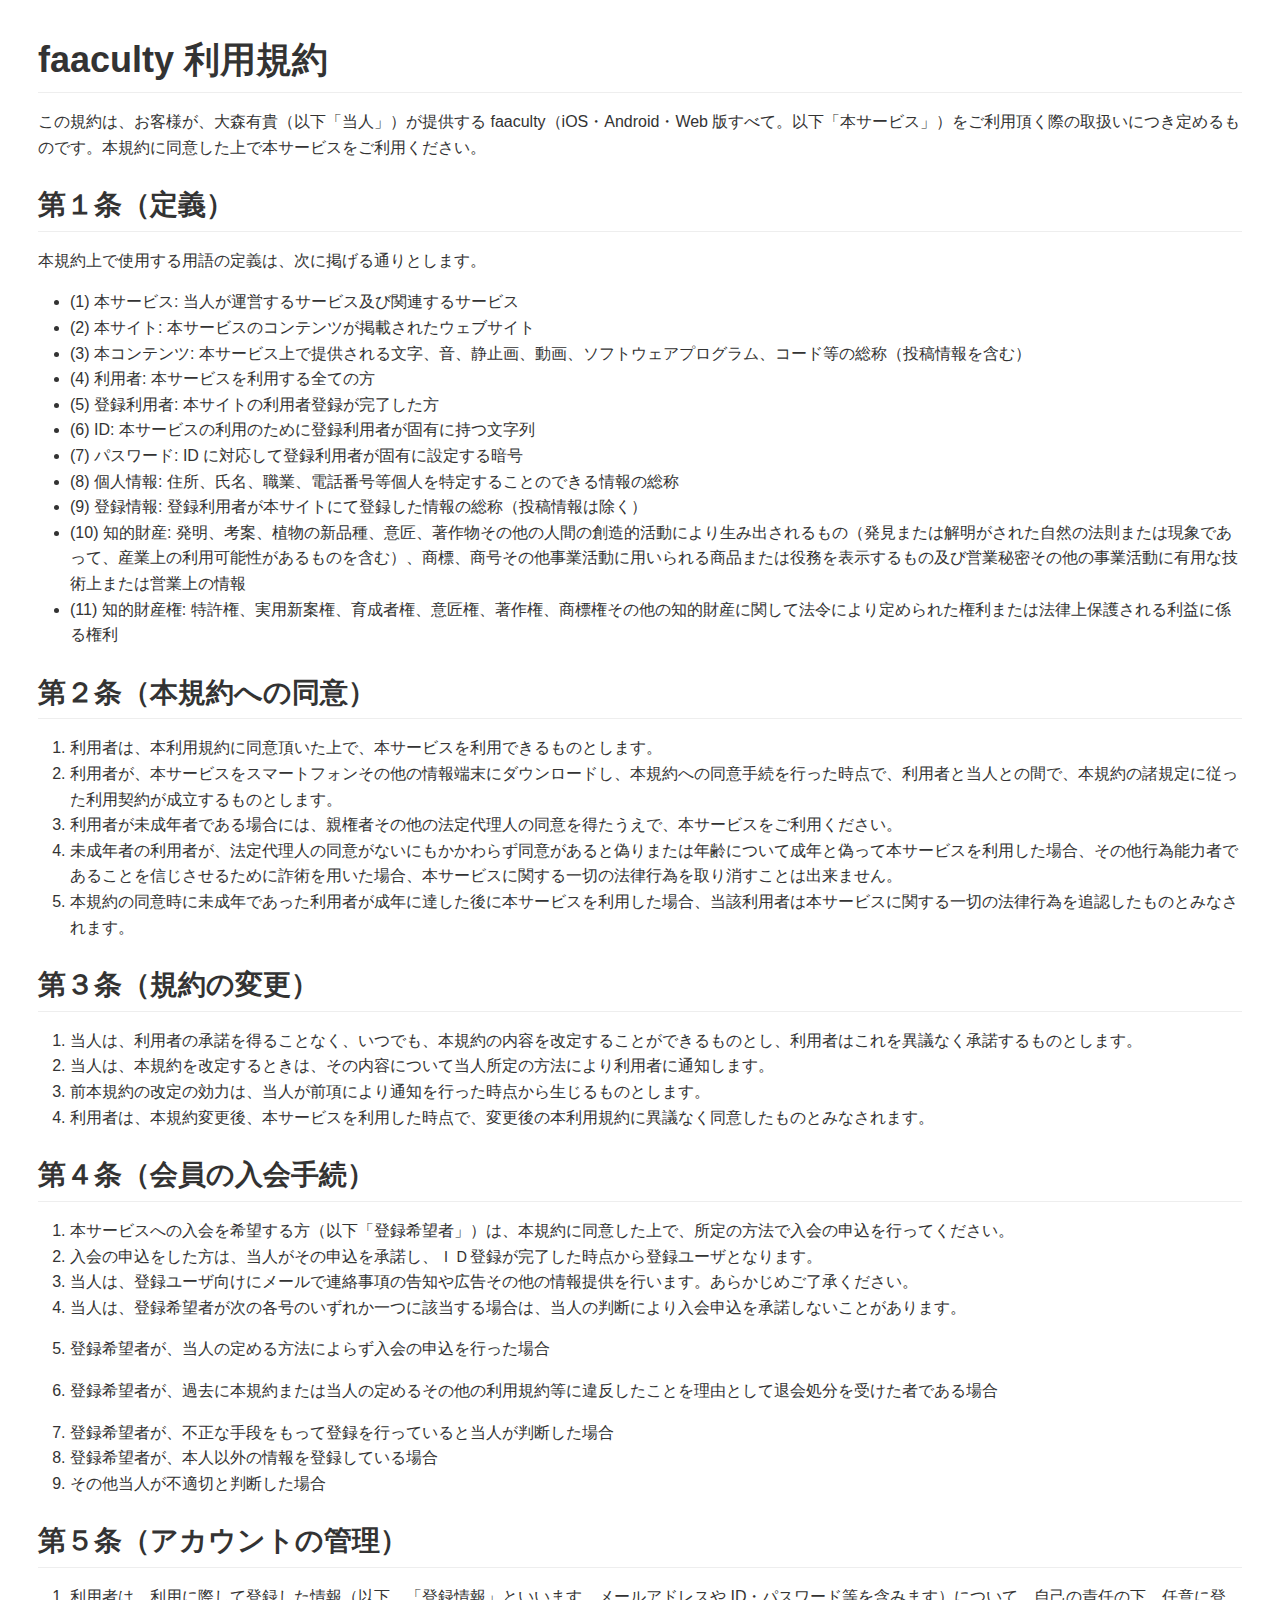
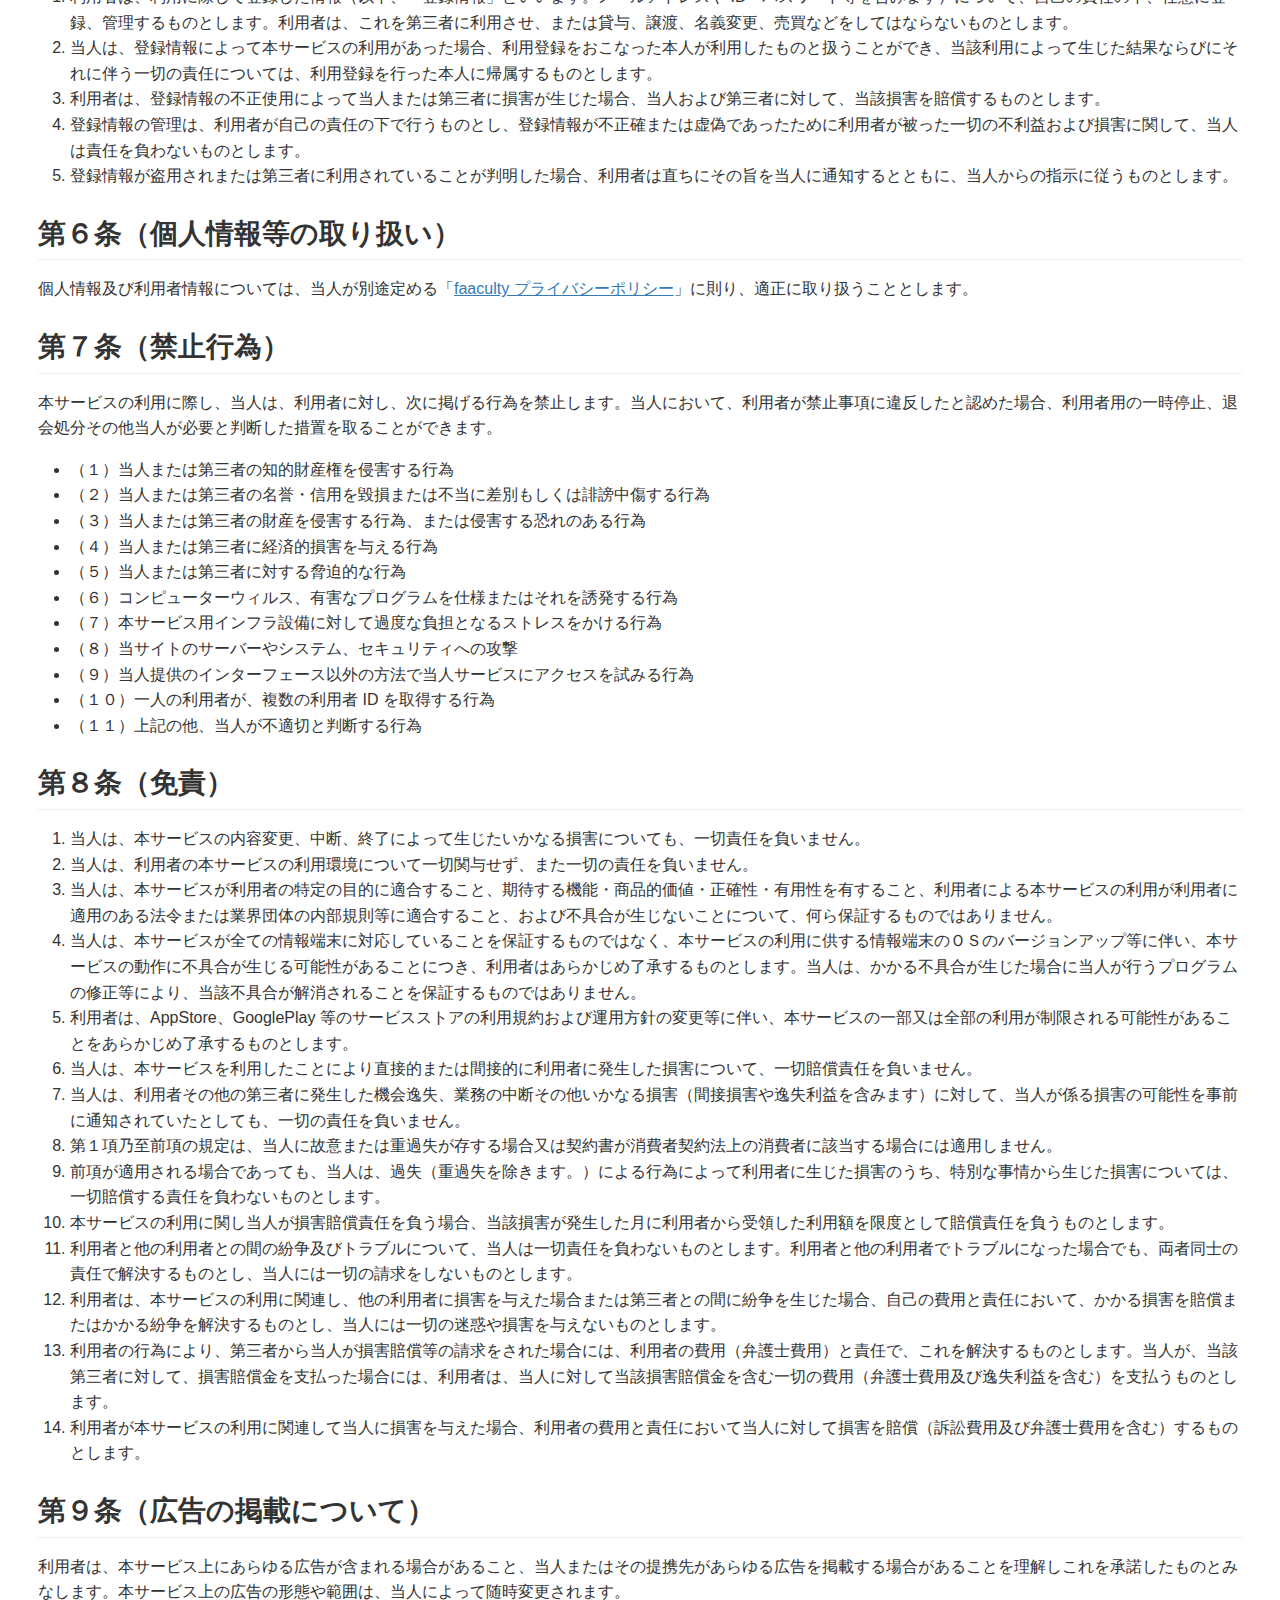
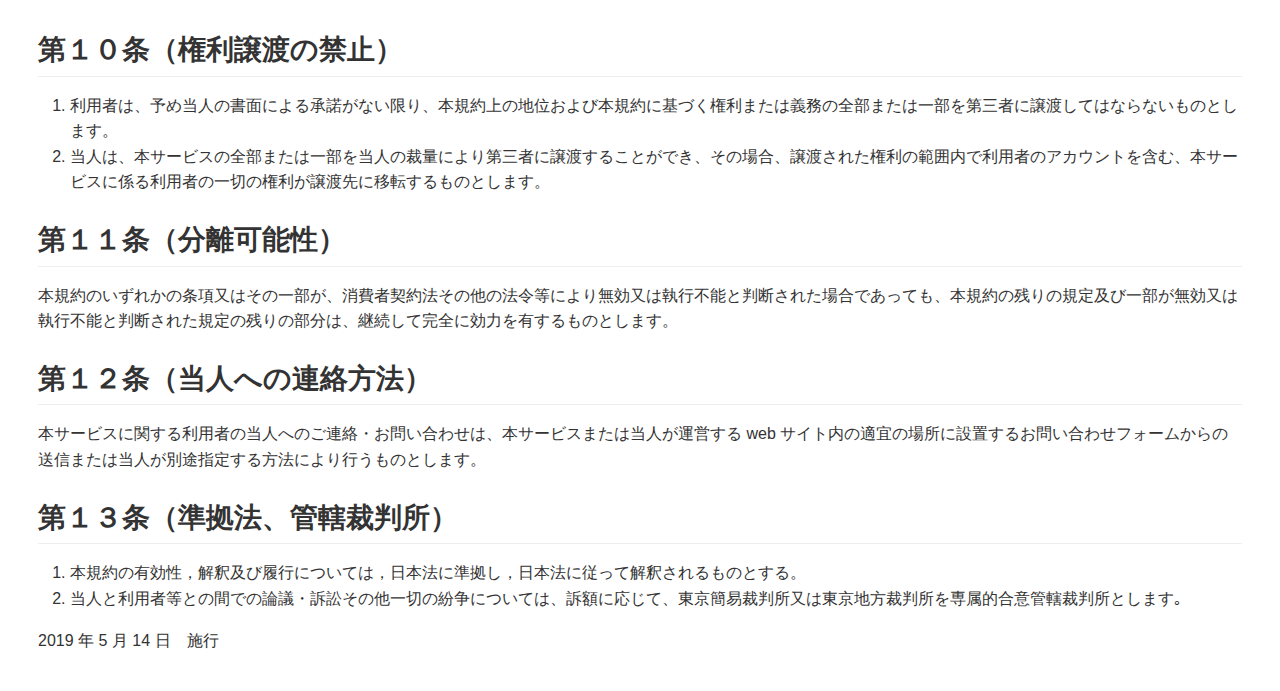
<file: works/faaculty/terms-of-service.html>
<!DOCTYPE html>
<html>
  <head>
      <meta charset="utf-8" />
      <title>terms-of-service</title>
      <style>.markdown-preview:not([data-use-github-style]) { padding: 2em; font-size: 1.2em; color: rgb(171, 178, 191); background-color: rgb(40, 44, 52); overflow: auto; }
.markdown-preview:not([data-use-github-style]) > :first-child { margin-top: 0px; }
.markdown-preview:not([data-use-github-style]) h1, .markdown-preview:not([data-use-github-style]) h2, .markdown-preview:not([data-use-github-style]) h3, .markdown-preview:not([data-use-github-style]) h4, .markdown-preview:not([data-use-github-style]) h5, .markdown-preview:not([data-use-github-style]) h6 { line-height: 1.2; margin-top: 1.5em; margin-bottom: 0.5em; color: rgb(255, 255, 255); }
.markdown-preview:not([data-use-github-style]) h1 { font-size: 2.4em; font-weight: 300; }
.markdown-preview:not([data-use-github-style]) h2 { font-size: 1.8em; font-weight: 400; }
.markdown-preview:not([data-use-github-style]) h3 { font-size: 1.5em; font-weight: 500; }
.markdown-preview:not([data-use-github-style]) h4 { font-size: 1.2em; font-weight: 600; }
.markdown-preview:not([data-use-github-style]) h5 { font-size: 1.1em; font-weight: 600; }
.markdown-preview:not([data-use-github-style]) h6 { font-size: 1em; font-weight: 600; }
.markdown-preview:not([data-use-github-style]) strong { color: rgb(255, 255, 255); }
.markdown-preview:not([data-use-github-style]) del { color: rgb(124, 135, 156); }
.markdown-preview:not([data-use-github-style]) a, .markdown-preview:not([data-use-github-style]) a code { color: rgb(82, 139, 255); }
.markdown-preview:not([data-use-github-style]) img { max-width: 100%; }
.markdown-preview:not([data-use-github-style]) > p { margin-top: 0px; margin-bottom: 1.5em; }
.markdown-preview:not([data-use-github-style]) > ul, .markdown-preview:not([data-use-github-style]) > ol { margin-bottom: 1.5em; }
.markdown-preview:not([data-use-github-style]) blockquote { margin: 1.5em 0px; font-size: inherit; color: rgb(124, 135, 156); border-color: rgb(75, 83, 98); border-width: 4px; }
.markdown-preview:not([data-use-github-style]) hr { margin: 3em 0px; border-top: 2px dashed rgb(75, 83, 98); background: none; }
.markdown-preview:not([data-use-github-style]) table { margin: 1.5em 0px; }
.markdown-preview:not([data-use-github-style]) th { color: rgb(255, 255, 255); }
.markdown-preview:not([data-use-github-style]) th, .markdown-preview:not([data-use-github-style]) td { padding: 0.66em 1em; border: 1px solid rgb(75, 83, 98); }
.markdown-preview:not([data-use-github-style]) code { color: rgb(255, 255, 255); background-color: rgb(58, 63, 75); }
.markdown-preview:not([data-use-github-style]) pre.editor-colors { margin: 1.5em 0px; padding: 1em; font-size: 0.92em; border-radius: 3px; background-color: rgb(49, 54, 63); }
.markdown-preview:not([data-use-github-style]) kbd { color: rgb(255, 255, 255); border-width: 1px 1px 2px; border-style: solid; border-color: rgb(75, 83, 98) rgb(75, 83, 98) rgb(62, 68, 81); border-image: initial; background-color: rgb(58, 63, 75); }
.markdown-preview[data-use-github-style] { font-family: "Helvetica Neue", Helvetica, "Segoe UI", Arial, freesans, sans-serif; line-height: 1.6; word-wrap: break-word; padding: 30px; font-size: 16px; color: rgb(51, 51, 51); background-color: rgb(255, 255, 255); overflow: scroll; }
.markdown-preview[data-use-github-style] > :first-child { margin-top: 0px !important; }
.markdown-preview[data-use-github-style] > :last-child { margin-bottom: 0px !important; }
.markdown-preview[data-use-github-style] a:not([href]) { color: inherit; text-decoration: none; }
.markdown-preview[data-use-github-style] .absent { color: rgb(204, 0, 0); }
.markdown-preview[data-use-github-style] .anchor { position: absolute; top: 0px; left: 0px; display: block; padding-right: 6px; padding-left: 30px; margin-left: -30px; }
.markdown-preview[data-use-github-style] .anchor:focus { outline: none; }
.markdown-preview[data-use-github-style] h1, .markdown-preview[data-use-github-style] h2, .markdown-preview[data-use-github-style] h3, .markdown-preview[data-use-github-style] h4, .markdown-preview[data-use-github-style] h5, .markdown-preview[data-use-github-style] h6 { position: relative; margin-top: 1em; margin-bottom: 16px; font-weight: bold; line-height: 1.4; }
.markdown-preview[data-use-github-style] h1 .octicon-link, .markdown-preview[data-use-github-style] h2 .octicon-link, .markdown-preview[data-use-github-style] h3 .octicon-link, .markdown-preview[data-use-github-style] h4 .octicon-link, .markdown-preview[data-use-github-style] h5 .octicon-link, .markdown-preview[data-use-github-style] h6 .octicon-link { display: none; color: rgb(0, 0, 0); vertical-align: middle; }
.markdown-preview[data-use-github-style] h1:hover .anchor, .markdown-preview[data-use-github-style] h2:hover .anchor, .markdown-preview[data-use-github-style] h3:hover .anchor, .markdown-preview[data-use-github-style] h4:hover .anchor, .markdown-preview[data-use-github-style] h5:hover .anchor, .markdown-preview[data-use-github-style] h6:hover .anchor { padding-left: 8px; margin-left: -30px; text-decoration: none; }
.markdown-preview[data-use-github-style] h1:hover .anchor .octicon-link, .markdown-preview[data-use-github-style] h2:hover .anchor .octicon-link, .markdown-preview[data-use-github-style] h3:hover .anchor .octicon-link, .markdown-preview[data-use-github-style] h4:hover .anchor .octicon-link, .markdown-preview[data-use-github-style] h5:hover .anchor .octicon-link, .markdown-preview[data-use-github-style] h6:hover .anchor .octicon-link { display: inline-block; }
.markdown-preview[data-use-github-style] h1 tt, .markdown-preview[data-use-github-style] h2 tt, .markdown-preview[data-use-github-style] h3 tt, .markdown-preview[data-use-github-style] h4 tt, .markdown-preview[data-use-github-style] h5 tt, .markdown-preview[data-use-github-style] h6 tt, .markdown-preview[data-use-github-style] h1 code, .markdown-preview[data-use-github-style] h2 code, .markdown-preview[data-use-github-style] h3 code, .markdown-preview[data-use-github-style] h4 code, .markdown-preview[data-use-github-style] h5 code, .markdown-preview[data-use-github-style] h6 code { font-size: inherit; }
.markdown-preview[data-use-github-style] h1 { padding-bottom: 0.3em; font-size: 2.25em; line-height: 1.2; border-bottom: 1px solid rgb(238, 238, 238); }
.markdown-preview[data-use-github-style] h1 .anchor { line-height: 1; }
.markdown-preview[data-use-github-style] h2 { padding-bottom: 0.3em; font-size: 1.75em; line-height: 1.225; border-bottom: 1px solid rgb(238, 238, 238); }
.markdown-preview[data-use-github-style] h2 .anchor { line-height: 1; }
.markdown-preview[data-use-github-style] h3 { font-size: 1.5em; line-height: 1.43; }
.markdown-preview[data-use-github-style] h3 .anchor { line-height: 1.2; }
.markdown-preview[data-use-github-style] h4 { font-size: 1.25em; }
.markdown-preview[data-use-github-style] h4 .anchor { line-height: 1.2; }
.markdown-preview[data-use-github-style] h5 { font-size: 1em; }
.markdown-preview[data-use-github-style] h5 .anchor { line-height: 1.1; }
.markdown-preview[data-use-github-style] h6 { font-size: 1em; color: rgb(119, 119, 119); }
.markdown-preview[data-use-github-style] h6 .anchor { line-height: 1.1; }
.markdown-preview[data-use-github-style] p, .markdown-preview[data-use-github-style] blockquote, .markdown-preview[data-use-github-style] ul, .markdown-preview[data-use-github-style] ol, .markdown-preview[data-use-github-style] dl, .markdown-preview[data-use-github-style] table, .markdown-preview[data-use-github-style] pre { margin-top: 0px; margin-bottom: 16px; }
.markdown-preview[data-use-github-style] hr { height: 4px; padding: 0px; margin: 16px 0px; background-color: rgb(231, 231, 231); border: 0px none; }
.markdown-preview[data-use-github-style] ul, .markdown-preview[data-use-github-style] ol { padding-left: 2em; }
.markdown-preview[data-use-github-style] ul.no-list, .markdown-preview[data-use-github-style] ol.no-list { padding: 0px; list-style-type: none; }
.markdown-preview[data-use-github-style] ul ul, .markdown-preview[data-use-github-style] ul ol, .markdown-preview[data-use-github-style] ol ol, .markdown-preview[data-use-github-style] ol ul { margin-top: 0px; margin-bottom: 0px; }
.markdown-preview[data-use-github-style] li > p { margin-top: 16px; }
.markdown-preview[data-use-github-style] dl { padding: 0px; }
.markdown-preview[data-use-github-style] dl dt { padding: 0px; margin-top: 16px; font-size: 1em; font-style: italic; font-weight: bold; }
.markdown-preview[data-use-github-style] dl dd { padding: 0px 16px; margin-bottom: 16px; }
.markdown-preview[data-use-github-style] blockquote { padding: 0px 15px; color: rgb(119, 119, 119); border-left: 4px solid rgb(221, 221, 221); }
.markdown-preview[data-use-github-style] blockquote > :first-child { margin-top: 0px; }
.markdown-preview[data-use-github-style] blockquote > :last-child { margin-bottom: 0px; }
.markdown-preview[data-use-github-style] table { display: block; width: 100%; overflow: auto; word-break: keep-all; }
.markdown-preview[data-use-github-style] table th { font-weight: bold; }
.markdown-preview[data-use-github-style] table th, .markdown-preview[data-use-github-style] table td { padding: 6px 13px; border: 1px solid rgb(221, 221, 221); }
.markdown-preview[data-use-github-style] table tr { background-color: rgb(255, 255, 255); border-top: 1px solid rgb(204, 204, 204); }
.markdown-preview[data-use-github-style] table tr:nth-child(2n) { background-color: rgb(248, 248, 248); }
.markdown-preview[data-use-github-style] img { max-width: 100%; box-sizing: border-box; }
.markdown-preview[data-use-github-style] .emoji { max-width: none; }
.markdown-preview[data-use-github-style] span.frame { display: block; overflow: hidden; }
.markdown-preview[data-use-github-style] span.frame > span { display: block; float: left; width: auto; padding: 7px; margin: 13px 0px 0px; overflow: hidden; border: 1px solid rgb(221, 221, 221); }
.markdown-preview[data-use-github-style] span.frame span img { display: block; float: left; }
.markdown-preview[data-use-github-style] span.frame span span { display: block; padding: 5px 0px 0px; clear: both; color: rgb(51, 51, 51); }
.markdown-preview[data-use-github-style] span.align-center { display: block; overflow: hidden; clear: both; }
.markdown-preview[data-use-github-style] span.align-center > span { display: block; margin: 13px auto 0px; overflow: hidden; text-align: center; }
.markdown-preview[data-use-github-style] span.align-center span img { margin: 0px auto; text-align: center; }
.markdown-preview[data-use-github-style] span.align-right { display: block; overflow: hidden; clear: both; }
.markdown-preview[data-use-github-style] span.align-right > span { display: block; margin: 13px 0px 0px; overflow: hidden; text-align: right; }
.markdown-preview[data-use-github-style] span.align-right span img { margin: 0px; text-align: right; }
.markdown-preview[data-use-github-style] span.float-left { display: block; float: left; margin-right: 13px; overflow: hidden; }
.markdown-preview[data-use-github-style] span.float-left span { margin: 13px 0px 0px; }
.markdown-preview[data-use-github-style] span.float-right { display: block; float: right; margin-left: 13px; overflow: hidden; }
.markdown-preview[data-use-github-style] span.float-right > span { display: block; margin: 13px auto 0px; overflow: hidden; text-align: right; }
.markdown-preview[data-use-github-style] code, .markdown-preview[data-use-github-style] tt { padding: 0.2em 0px; margin: 0px; font-size: 85%; background-color: rgba(0, 0, 0, 0.0392157); border-radius: 3px; }
.markdown-preview[data-use-github-style] code::before, .markdown-preview[data-use-github-style] tt::before, .markdown-preview[data-use-github-style] code::after, .markdown-preview[data-use-github-style] tt::after { letter-spacing: -0.2em; content: " "; }
.markdown-preview[data-use-github-style] code br, .markdown-preview[data-use-github-style] tt br { display: none; }
.markdown-preview[data-use-github-style] del code { text-decoration: inherit; }
.markdown-preview[data-use-github-style] pre > code { padding: 0px; margin: 0px; font-size: 100%; word-break: normal; white-space: pre; background: transparent; border: 0px; }
.markdown-preview[data-use-github-style] .highlight { margin-bottom: 16px; }
.markdown-preview[data-use-github-style] .highlight pre, .markdown-preview[data-use-github-style] pre { padding: 16px; overflow: auto; font-size: 85%; line-height: 1.45; background-color: rgb(247, 247, 247); border-radius: 3px; }
.markdown-preview[data-use-github-style] .highlight pre { margin-bottom: 0px; word-break: normal; }
.markdown-preview[data-use-github-style] pre { word-wrap: normal; }
.markdown-preview[data-use-github-style] pre code, .markdown-preview[data-use-github-style] pre tt { display: inline; max-width: initial; padding: 0px; margin: 0px; overflow: initial; line-height: inherit; word-wrap: normal; background-color: transparent; border: 0px; }
.markdown-preview[data-use-github-style] pre code::before, .markdown-preview[data-use-github-style] pre tt::before, .markdown-preview[data-use-github-style] pre code::after, .markdown-preview[data-use-github-style] pre tt::after { content: normal; }
.markdown-preview[data-use-github-style] kbd { display: inline-block; padding: 3px 5px; font-size: 11px; line-height: 10px; color: rgb(85, 85, 85); vertical-align: middle; background-color: rgb(252, 252, 252); border-width: 1px; border-style: solid; border-color: rgb(204, 204, 204) rgb(204, 204, 204) rgb(187, 187, 187); border-image: initial; border-radius: 3px; box-shadow: rgb(187, 187, 187) 0px -1px 0px inset; }
.markdown-preview[data-use-github-style] a { color: rgb(51, 122, 183); }
.markdown-preview[data-use-github-style] code { color: inherit; }
.markdown-preview[data-use-github-style] pre.editor-colors { padding: 0.8em 1em; margin-bottom: 1em; font-size: 0.85em; border-radius: 4px; overflow: auto; }
.scrollbars-visible-always .markdown-preview pre.editor-colors .vertical-scrollbar, .scrollbars-visible-always .markdown-preview pre.editor-colors .horizontal-scrollbar { visibility: hidden; }
.scrollbars-visible-always .markdown-preview pre.editor-colors:hover .vertical-scrollbar, .scrollbars-visible-always .markdown-preview pre.editor-colors:hover .horizontal-scrollbar { visibility: visible; }
.markdown-preview .task-list-item-checkbox { position: absolute; margin: 0.25em 0px 0px -1.4em; }
.bracket-matcher .region {
  border-bottom: 1px dotted lime;
  position: absolute;
}

.spell-check-misspelling .region {
  border-bottom: 2px dotted rgba(255, 51, 51, 0.75);
}
.spell-check-corrections {
  width: 25em !important;
}

pre.editor-colors {
  background-color: #282c34;
  color: #abb2bf;
}
pre.editor-colors .line.cursor-line {
  background-color: rgba(153, 187, 255, 0.04);
}
pre.editor-colors .invisible {
  color: #abb2bf;
}
pre.editor-colors .cursor {
  border-left: 2px solid #528bff;
}
pre.editor-colors .selection .region {
  background-color: #3e4451;
}
pre.editor-colors .bracket-matcher .region {
  border-bottom: 1px solid #528bff;
  box-sizing: border-box;
}
pre.editor-colors .invisible-character {
  color: rgba(171, 178, 191, 0.15);
}
pre.editor-colors .indent-guide {
  color: rgba(171, 178, 191, 0.15);
}
pre.editor-colors .wrap-guide {
  background-color: rgba(171, 178, 191, 0.15);
}
pre.editor-colors .find-result .region.region.region,
pre.editor-colors .current-result .region.region.region {
  border-radius: 2px;
  background-color: rgba(82, 139, 255, 0.24);
  transition: border-color 0.4s;
}
pre.editor-colors .find-result .region.region.region {
  border: 2px solid transparent;
}
pre.editor-colors .current-result .region.region.region {
  border: 2px solid #528bff;
  transition-duration: .1s;
}
pre.editor-colors .gutter .line-number {
  color: #636d83;
  -webkit-font-smoothing: antialiased;
}
pre.editor-colors .gutter .line-number.cursor-line {
  color: #abb2bf;
  background-color: #2c313a;
}
pre.editor-colors .gutter .line-number.cursor-line-no-selection {
  background-color: transparent;
}
pre.editor-colors .gutter .line-number .icon-right {
  color: #abb2bf;
}
pre.editor-colors .gutter:not(.git-diff-icon) .line-number.git-line-removed.git-line-removed::before {
  bottom: -3px;
}
pre.editor-colors .gutter:not(.git-diff-icon) .line-number.git-line-removed::after {
  content: "";
  position: absolute;
  left: 0px;
  bottom: 0px;
  width: 25px;
  border-bottom: 1px dotted rgba(224, 82, 82, 0.5);
  pointer-events: none;
}
pre.editor-colors .gutter .line-number.folded,
pre.editor-colors .gutter .line-number:after,
pre.editor-colors .fold-marker:after {
  color: #abb2bf;
}
.syntax--comment {
  color: #5c6370;
  font-style: italic;
}
.syntax--comment .syntax--markup.syntax--link {
  color: #5c6370;
}
.syntax--entity.syntax--name.syntax--type {
  color: #e5c07b;
}
.syntax--entity.syntax--other.syntax--inherited-class {
  color: #98c379;
}
.syntax--keyword {
  color: #c678dd;
}
.syntax--keyword.syntax--control {
  color: #c678dd;
}
.syntax--keyword.syntax--operator {
  color: #abb2bf;
}
.syntax--keyword.syntax--other.syntax--special-method {
  color: #61afef;
}
.syntax--keyword.syntax--other.syntax--unit {
  color: #d19a66;
}
.syntax--storage {
  color: #c678dd;
}
.syntax--storage.syntax--type.syntax--annotation,
.syntax--storage.syntax--type.syntax--primitive {
  color: #c678dd;
}
.syntax--storage.syntax--modifier.syntax--package,
.syntax--storage.syntax--modifier.syntax--import {
  color: #abb2bf;
}
.syntax--constant {
  color: #d19a66;
}
.syntax--constant.syntax--variable {
  color: #d19a66;
}
.syntax--constant.syntax--character.syntax--escape {
  color: #56b6c2;
}
.syntax--constant.syntax--numeric {
  color: #d19a66;
}
.syntax--constant.syntax--other.syntax--color {
  color: #56b6c2;
}
.syntax--constant.syntax--other.syntax--symbol {
  color: #56b6c2;
}
.syntax--variable {
  color: #e06c75;
}
.syntax--variable.syntax--interpolation {
  color: #be5046;
}
.syntax--variable.syntax--parameter {
  color: #abb2bf;
}
.syntax--string {
  color: #98c379;
}
.syntax--string.syntax--regexp {
  color: #56b6c2;
}
.syntax--string.syntax--regexp .syntax--source.syntax--ruby.syntax--embedded {
  color: #e5c07b;
}
.syntax--string.syntax--other.syntax--link {
  color: #e06c75;
}
.syntax--punctuation.syntax--definition.syntax--comment {
  color: #5c6370;
}
.syntax--punctuation.syntax--definition.syntax--method-parameters,
.syntax--punctuation.syntax--definition.syntax--function-parameters,
.syntax--punctuation.syntax--definition.syntax--parameters,
.syntax--punctuation.syntax--definition.syntax--separator,
.syntax--punctuation.syntax--definition.syntax--seperator,
.syntax--punctuation.syntax--definition.syntax--array {
  color: #abb2bf;
}
.syntax--punctuation.syntax--definition.syntax--heading,
.syntax--punctuation.syntax--definition.syntax--identity {
  color: #61afef;
}
.syntax--punctuation.syntax--definition.syntax--bold {
  color: #e5c07b;
  font-weight: bold;
}
.syntax--punctuation.syntax--definition.syntax--italic {
  color: #c678dd;
  font-style: italic;
}
.syntax--punctuation.syntax--section.syntax--embedded {
  color: #be5046;
}
.syntax--punctuation.syntax--section.syntax--method,
.syntax--punctuation.syntax--section.syntax--class,
.syntax--punctuation.syntax--section.syntax--inner-class {
  color: #abb2bf;
}
.syntax--support.syntax--class {
  color: #e5c07b;
}
.syntax--support.syntax--type {
  color: #56b6c2;
}
.syntax--support.syntax--function {
  color: #56b6c2;
}
.syntax--support.syntax--function.syntax--any-method {
  color: #61afef;
}
.syntax--entity.syntax--name.syntax--function {
  color: #61afef;
}
.syntax--entity.syntax--name.syntax--class,
.syntax--entity.syntax--name.syntax--type.syntax--class {
  color: #e5c07b;
}
.syntax--entity.syntax--name.syntax--section {
  color: #61afef;
}
.syntax--entity.syntax--name.syntax--tag {
  color: #e06c75;
}
.syntax--entity.syntax--other.syntax--attribute-name {
  color: #d19a66;
}
.syntax--entity.syntax--other.syntax--attribute-name.syntax--id {
  color: #61afef;
}
.syntax--meta.syntax--class {
  color: #e5c07b;
}
.syntax--meta.syntax--class.syntax--body {
  color: #abb2bf;
}
.syntax--meta.syntax--method-call,
.syntax--meta.syntax--method {
  color: #abb2bf;
}
.syntax--meta.syntax--definition.syntax--variable {
  color: #e06c75;
}
.syntax--meta.syntax--link {
  color: #d19a66;
}
.syntax--meta.syntax--require {
  color: #61afef;
}
.syntax--meta.syntax--selector {
  color: #c678dd;
}
.syntax--meta.syntax--separator {
  background-color: #373b41;
  color: #abb2bf;
}
.syntax--meta.syntax--tag {
  color: #abb2bf;
}
.syntax--underline {
  text-decoration: underline;
}
.syntax--none {
  color: #abb2bf;
}
.syntax--invalid.syntax--deprecated {
  color: #523d14 !important;
  background-color: #e0c285 !important;
}
.syntax--invalid.syntax--illegal {
  color: white !important;
  background-color: #e05252 !important;
}
.syntax--markup.syntax--bold {
  color: #d19a66;
  font-weight: bold;
}
.syntax--markup.syntax--changed {
  color: #c678dd;
}
.syntax--markup.syntax--deleted {
  color: #e06c75;
}
.syntax--markup.syntax--italic {
  color: #c678dd;
  font-style: italic;
}
.syntax--markup.syntax--heading {
  color: #e06c75;
}
.syntax--markup.syntax--heading .syntax--punctuation.syntax--definition.syntax--heading {
  color: #61afef;
}
.syntax--markup.syntax--link {
  color: #56b6c2;
}
.syntax--markup.syntax--inserted {
  color: #98c379;
}
.syntax--markup.syntax--quote {
  color: #d19a66;
}
.syntax--markup.syntax--raw {
  color: #98c379;
}
.syntax--source.syntax--c .syntax--keyword.syntax--operator {
  color: #c678dd;
}
.syntax--source.syntax--cpp .syntax--keyword.syntax--operator {
  color: #c678dd;
}
.syntax--source.syntax--cs .syntax--keyword.syntax--operator {
  color: #c678dd;
}
.syntax--source.syntax--css .syntax--property-name,
.syntax--source.syntax--css .syntax--property-value {
  color: #828997;
}
.syntax--source.syntax--css .syntax--property-name.syntax--support,
.syntax--source.syntax--css .syntax--property-value.syntax--support {
  color: #abb2bf;
}
.syntax--source.syntax--elixir .syntax--source.syntax--embedded.syntax--source {
  color: #abb2bf;
}
.syntax--source.syntax--elixir .syntax--constant.syntax--language,
.syntax--source.syntax--elixir .syntax--constant.syntax--numeric,
.syntax--source.syntax--elixir .syntax--constant.syntax--definition {
  color: #61afef;
}
.syntax--source.syntax--elixir .syntax--variable.syntax--definition,
.syntax--source.syntax--elixir .syntax--variable.syntax--anonymous {
  color: #c678dd;
}
.syntax--source.syntax--elixir .syntax--quoted {
  color: #98c379;
}
.syntax--source.syntax--elixir .syntax--keyword.syntax--special-method,
.syntax--source.syntax--elixir .syntax--embedded.syntax--section,
.syntax--source.syntax--elixir .syntax--embedded.syntax--source.syntax--empty {
  color: #e06c75;
}
.syntax--source.syntax--elixir .syntax--readwrite.syntax--module .syntax--punctuation {
  color: #e06c75;
}
.syntax--source.syntax--elixir .syntax--regexp.syntax--section,
.syntax--source.syntax--elixir .syntax--regexp.syntax--string {
  color: #be5046;
}
.syntax--source.syntax--elixir .syntax--separator,
.syntax--source.syntax--elixir .syntax--keyword.syntax--operator {
  color: #d19a66;
}
.syntax--source.syntax--elixir .syntax--variable.syntax--constant {
  color: #e5c07b;
}
.syntax--source.syntax--elixir .syntax--array,
.syntax--source.syntax--elixir .syntax--scope,
.syntax--source.syntax--elixir .syntax--section {
  color: #828997;
}
.syntax--source.syntax--gfm .syntax--markup {
  -webkit-font-smoothing: auto;
}
.syntax--source.syntax--gfm .syntax--link .syntax--entity {
  color: #61afef;
}
.syntax--source.syntax--go .syntax--storage.syntax--type.syntax--string {
  color: #c678dd;
}
.syntax--source.syntax--ini .syntax--keyword.syntax--other.syntax--definition.syntax--ini {
  color: #e06c75;
}
.syntax--source.syntax--java .syntax--storage.syntax--modifier.syntax--import {
  color: #e5c07b;
}
.syntax--source.syntax--java .syntax--storage.syntax--type {
  color: #e5c07b;
}
.syntax--source.syntax--java .syntax--keyword.syntax--operator.syntax--instanceof {
  color: #c678dd;
}
.syntax--source.syntax--java-properties .syntax--meta.syntax--key-pair {
  color: #e06c75;
}
.syntax--source.syntax--java-properties .syntax--meta.syntax--key-pair > .syntax--punctuation {
  color: #abb2bf;
}
.syntax--source.syntax--js .syntax--keyword.syntax--operator {
  color: #56b6c2;
}
.syntax--source.syntax--js .syntax--keyword.syntax--operator.syntax--delete,
.syntax--source.syntax--js .syntax--keyword.syntax--operator.syntax--in,
.syntax--source.syntax--js .syntax--keyword.syntax--operator.syntax--of,
.syntax--source.syntax--js .syntax--keyword.syntax--operator.syntax--instanceof,
.syntax--source.syntax--js .syntax--keyword.syntax--operator.syntax--new,
.syntax--source.syntax--js .syntax--keyword.syntax--operator.syntax--typeof,
.syntax--source.syntax--js .syntax--keyword.syntax--operator.syntax--void {
  color: #c678dd;
}
.syntax--source.syntax--json .syntax--meta.syntax--structure.syntax--dictionary.syntax--json > .syntax--string.syntax--quoted.syntax--json {
  color: #e06c75;
}
.syntax--source.syntax--json .syntax--meta.syntax--structure.syntax--dictionary.syntax--json > .syntax--string.syntax--quoted.syntax--json > .syntax--punctuation.syntax--string {
  color: #e06c75;
}
.syntax--source.syntax--json .syntax--meta.syntax--structure.syntax--dictionary.syntax--json > .syntax--value.syntax--json > .syntax--string.syntax--quoted.syntax--json,
.syntax--source.syntax--json .syntax--meta.syntax--structure.syntax--array.syntax--json > .syntax--value.syntax--json > .syntax--string.syntax--quoted.syntax--json,
.syntax--source.syntax--json .syntax--meta.syntax--structure.syntax--dictionary.syntax--json > .syntax--value.syntax--json > .syntax--string.syntax--quoted.syntax--json > .syntax--punctuation,
.syntax--source.syntax--json .syntax--meta.syntax--structure.syntax--array.syntax--json > .syntax--value.syntax--json > .syntax--string.syntax--quoted.syntax--json > .syntax--punctuation {
  color: #98c379;
}
.syntax--source.syntax--json .syntax--meta.syntax--structure.syntax--dictionary.syntax--json > .syntax--constant.syntax--language.syntax--json,
.syntax--source.syntax--json .syntax--meta.syntax--structure.syntax--array.syntax--json > .syntax--constant.syntax--language.syntax--json {
  color: #56b6c2;
}
.syntax--source.syntax--ruby .syntax--constant.syntax--other.syntax--symbol > .syntax--punctuation {
  color: inherit;
}
.syntax--source.syntax--python .syntax--keyword.syntax--operator.syntax--logical.syntax--python {
  color: #c678dd;
}
.syntax--source.syntax--python .syntax--variable.syntax--parameter {
  color: #d19a66;
}
</style>
  </head>
  <body class='markdown-preview' data-use-github-style><h1 id="faaculty-">faaculty 利用規約</h1>
<p>この規約は、お客様が、大森有貴（以下「当人」）が提供する faaculty（iOS・Android・Web 版すべて。以下「本サービス」）をご利用頂く際の取扱いにつき定めるものです。本規約に同意した上で本サービスをご利用ください。</p>
<h2 id="-">第１条（定義）</h2>
<p>本規約上で使用する用語の定義は、次に掲げる通りとします。</p>
<ul>
<li>(1) 本サービス: 当人が運営するサービス及び関連するサービス</li>
<li>(2) 本サイト: 本サービスのコンテンツが掲載されたウェブサイト</li>
<li>(3) 本コンテンツ: 本サービス上で提供される文字、音、静止画、動画、ソフトウェアプログラム、コード等の総称（投稿情報を含む）</li>
<li>(4) 利用者: 本サービスを利用する全ての方</li>
<li>(5) 登録利用者: 本サイトの利用者登録が完了した方</li>
<li>(6) ID: 本サービスの利用のために登録利用者が固有に持つ文字列</li>
<li>(7) パスワード: ID に対応して登録利用者が固有に設定する暗号</li>
<li>(8) 個人情報: 住所、氏名、職業、電話番号等個人を特定することのできる情報の総称</li>
<li>(9) 登録情報: 登録利用者が本サイトにて登録した情報の総称（投稿情報は除く）</li>
<li>(10) 知的財産: 発明、考案、植物の新品種、意匠、著作物その他の人間の創造的活動により生み出されるもの（発見または解明がされた自然の法則または現象であって、産業上の利用可能性があるものを含む）、商標、商号その他事業活動に用いられる商品または役務を表示するもの及び営業秘密その他の事業活動に有用な技術上または営業上の情報</li>
<li>(11) 知的財産権: 特許権、実用新案権、育成者権、意匠権、著作権、商標権その他の知的財産に関して法令により定められた権利または法律上保護される利益に係る権利</li>
</ul>
<h2 id="-">第２条（本規約への同意）</h2>
<ol>
<li>利用者は、本利用規約に同意頂いた上で、本サービスを利用できるものとします。</li>
<li>利用者が、本サービスをスマートフォンその他の情報端末にダウンロードし、本規約への同意手続を行った時点で、利用者と当人との間で、本規約の諸規定に従った利用契約が成立するものとします。</li>
<li>利用者が未成年者である場合には、親権者その他の法定代理人の同意を得たうえで、本サービスをご利用ください。</li>
<li>未成年者の利用者が、法定代理人の同意がないにもかかわらず同意があると偽りまたは年齢について成年と偽って本サービスを利用した場合、その他行為能力者であることを信じさせるために詐術を用いた場合、本サービスに関する一切の法律行為を取り消すことは出来ません。</li>
<li>本規約の同意時に未成年であった利用者が成年に達した後に本サービスを利用した場合、当該利用者は本サービスに関する一切の法律行為を追認したものとみなされます。</li>
</ol>
<h2 id="-">第３条（規約の変更）</h2>
<ol>
<li>当人は、利用者の承諾を得ることなく、いつでも、本規約の内容を改定することができるものとし、利用者はこれを異議なく承諾するものとします。</li>
<li>当人は、本規約を改定するときは、その内容について当人所定の方法により利用者に通知します。</li>
<li>前本規約の改定の効力は、当人が前項により通知を行った時点から生じるものとします。</li>
<li>利用者は、本規約変更後、本サービスを利用した時点で、変更後の本利用規約に異議なく同意したものとみなされます。</li>
</ol>
<h2 id="-">第４条（会員の入会手続）</h2>
<ol>
<li>本サービスへの入会を希望する方（以下「登録希望者」）は、本規約に同意した上で、所定の方法で入会の申込を行ってください。</li>
<li>入会の申込をした方は、当人がその申込を承諾し、ＩＤ登録が完了した時点から登録ユーザとなります。</li>
<li>当人は、登録ユーザ向けにメールで連絡事項の告知や広告その他の情報提供を行います。あらかじめご了承ください。</li>
<li>当人は、登録希望者が次の各号のいずれか一つに該当する場合は、当人の判断により入会申込を承諾しないことがあります。</li>
<li><p>登録希望者が、当人の定める方法によらず入会の申込を行った場合</p>
</li>
<li><p>登録希望者が、過去に本規約または当人の定めるその他の利用規約等に違反したことを理由として退会処分を受けた者である場合</p>
</li>
<li>登録希望者が、不正な手段をもって登録を行っていると当人が判断した場合</li>
<li>登録希望者が、本人以外の情報を登録している場合</li>
<li>その他当人が不適切と判断した場合</li>
</ol>
<h2 id="-">第５条（アカウントの管理）</h2>
<ol>
<li>利用者は、利用に際して登録した情報（以下、「登録情報」といいます。メールアドレスや ID・パスワード等を含みます）について、自己の責任の下、任意に登録、管理するものとします。利用者は、これを第三者に利用させ、または貸与、譲渡、名義変更、売買などをしてはならないものとします。</li>
<li>当人は、登録情報によって本サービスの利用があった場合、利用登録をおこなった本人が利用したものと扱うことができ、当該利用によって生じた結果ならびにそれに伴う一切の責任については、利用登録を行った本人に帰属するものとします。</li>
<li>利用者は、登録情報の不正使用によって当人または第三者に損害が生じた場合、当人および第三者に対して、当該損害を賠償するものとします。</li>
<li>登録情報の管理は、利用者が自己の責任の下で行うものとし、登録情報が不正確または虚偽であったために利用者が被った一切の不利益および損害に関して、当人は責任を負わないものとします。</li>
<li>登録情報が盗用されまたは第三者に利用されていることが判明した場合、利用者は直ちにその旨を当人に通知するとともに、当人からの指示に従うものとします。</li>
</ol>
<h2 id="-">第６条（個人情報等の取り扱い）</h2>
<p>個人情報及び利用者情報については、当人が別途定める「<a href="./privacy-policy.html">faaculty プライバシーポリシー</a>」に則り、適正に取り扱うこととします。</p>
<h2 id="-">第７条（禁止行為）</h2>
<p>本サービスの利用に際し、当人は、利用者に対し、次に掲げる行為を禁止します。当人において、利用者が禁止事項に違反したと認めた場合、利用者用の一時停止、退会処分その他当人が必要と判断した措置を取ることができます。</p>
<ul>
<li>（１）当人または第三者の知的財産権を侵害する行為</li>
<li>（２）当人または第三者の名誉・信用を毀損または不当に差別もしくは誹謗中傷する行為</li>
<li>（３）当人または第三者の財産を侵害する行為、または侵害する恐れのある行為</li>
<li>（４）当人または第三者に経済的損害を与える行為</li>
<li>（５）当人または第三者に対する脅迫的な行為</li>
<li>（６）コンピューターウィルス、有害なプログラムを仕様またはそれを誘発する行為</li>
<li>（７）本サービス用インフラ設備に対して過度な負担となるストレスをかける行為</li>
<li>（８）当サイトのサーバーやシステム、セキュリティへの攻撃</li>
<li>（９）当人提供のインターフェース以外の方法で当人サービスにアクセスを試みる行為</li>
<li>（１０）一人の利用者が、複数の利用者 ID を取得する行為</li>
<li>（１１）上記の他、当人が不適切と判断する行為</li>
</ul>
<h2 id="-">第８条（免責）</h2>
<ol>
<li>当人は、本サービスの内容変更、中断、終了によって生じたいかなる損害についても、一切責任を負いません。</li>
<li>当人は、利用者の本サービスの利用環境について一切関与せず、また一切の責任を負いません。</li>
<li>当人は、本サービスが利用者の特定の目的に適合すること、期待する機能・商品的価値・正確性・有用性を有すること、利用者による本サービスの利用が利用者に適用のある法令または業界団体の内部規則等に適合すること、および不具合が生じないことについて、何ら保証するものではありません。</li>
<li>当人は、本サービスが全ての情報端末に対応していることを保証するものではなく、本サービスの利用に供する情報端末のＯＳのバージョンアップ等に伴い、本サービスの動作に不具合が生じる可能性があることにつき、利用者はあらかじめ了承するものとします。当人は、かかる不具合が生じた場合に当人が行うプログラムの修正等により、当該不具合が解消されることを保証するものではありません。</li>
<li>利用者は、AppStore、GooglePlay 等のサービスストアの利用規約および運用方針の変更等に伴い、本サービスの一部又は全部の利用が制限される可能性があることをあらかじめ了承するものとします。</li>
<li>当人は、本サービスを利用したことにより直接的または間接的に利用者に発生した損害について、一切賠償責任を負いません。</li>
<li>当人は、利用者その他の第三者に発生した機会逸失、業務の中断その他いかなる損害（間接損害や逸失利益を含みます）に対して、当人が係る損害の可能性を事前に通知されていたとしても、一切の責任を負いません。</li>
<li>第１項乃至前項の規定は、当人に故意または重過失が存する場合又は契約書が消費者契約法上の消費者に該当する場合には適用しません。</li>
<li>前項が適用される場合であっても、当人は、過失（重過失を除きます。）による行為によって利用者に生じた損害のうち、特別な事情から生じた損害については、一切賠償する責任を負わないものとします。</li>
<li>本サービスの利用に関し当人が損害賠償責任を負う場合、当該損害が発生した月に利用者から受領した利用額を限度として賠償責任を負うものとします。</li>
<li>利用者と他の利用者との間の紛争及びトラブルについて、当人は一切責任を負わないものとします。利用者と他の利用者でトラブルになった場合でも、両者同士の責任で解決するものとし、当人には一切の請求をしないものとします。</li>
<li>利用者は、本サービスの利用に関連し、他の利用者に損害を与えた場合または第三者との間に紛争を生じた場合、自己の費用と責任において、かかる損害を賠償またはかかる紛争を解決するものとし、当人には一切の迷惑や損害を与えないものとします。</li>
<li>利用者の行為により、第三者から当人が損害賠償等の請求をされた場合には、利用者の費用（弁護士費用）と責任で、これを解決するものとします。当人が、当該第三者に対して、損害賠償金を支払った場合には、利用者は、当人に対して当該損害賠償金を含む一切の費用（弁護士費用及び逸失利益を含む）を支払うものとします。</li>
<li>利用者が本サービスの利用に関連して当人に損害を与えた場合、利用者の費用と責任において当人に対して損害を賠償（訴訟費用及び弁護士費用を含む）するものとします。</li>
</ol>
<h2 id="-">第９条（広告の掲載について）</h2>
<p>利用者は、本サービス上にあらゆる広告が含まれる場合があること、当人またはその提携先があらゆる広告を掲載する場合があることを理解しこれを承諾したものとみなします。本サービス上の広告の形態や範囲は、当人によって随時変更されます。</p>
<h2 id="-">第１０条（権利譲渡の禁止）</h2>
<ol>
<li>利用者は、予め当人の書面による承諾がない限り、本規約上の地位および本規約に基づく権利または義務の全部または一部を第三者に譲渡してはならないものとします。</li>
<li>当人は、本サービスの全部または一部を当人の裁量により第三者に譲渡することができ、その場合、譲渡された権利の範囲内で利用者のアカウントを含む、本サービスに係る利用者の一切の権利が譲渡先に移転するものとします。</li>
</ol>
<h2 id="-">第１１条（分離可能性）</h2>
<p>本規約のいずれかの条項又はその一部が、消費者契約法その他の法令等により無効又は執行不能と判断された場合であっても、本規約の残りの規定及び一部が無効又は執行不能と判断された規定の残りの部分は、継続して完全に効力を有するものとします。</p>
<h2 id="-">第１２条（当人への連絡方法）</h2>
<p>本サービスに関する利用者の当人へのご連絡・お問い合わせは、本サービスまたは当人が運営する web サイト内の適宜の場所に設置するお問い合わせフォームからの送信または当人が別途指定する方法により行うものとします。</p>
<h2 id="-">第１３条（準拠法、管轄裁判所）</h2>
<ol>
<li>本規約の有効性，解釈及び履行については，日本法に準拠し，日本法に従って解釈されるものとする。</li>
<li>当人と利用者等との間での論議・訴訟その他一切の紛争については、訴額に応じて、東京簡易裁判所又は東京地方裁判所を専属的合意管轄裁判所とします｡</li>
</ol>
<p>2019 年 5 月 14 日　施行</p></body>
</html>
</file>
